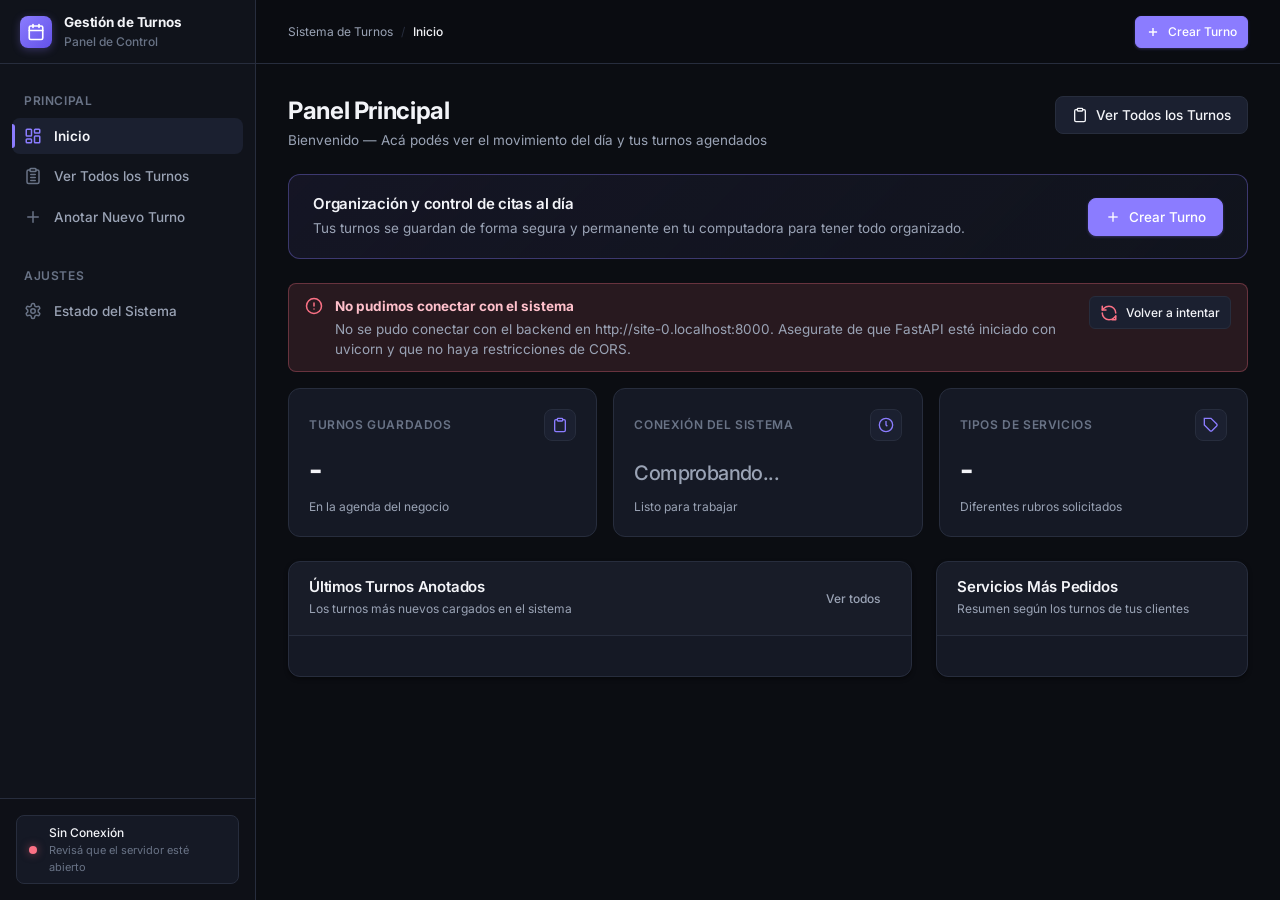
<file: frontend/index.html>
<!DOCTYPE html>
<html lang="es">
<head>
  <meta charset="UTF-8">
  <meta name="viewport" content="width=device-width, initial-scale=1.0">
  <title>Inicio — Sistema de Turnos</title>

  <!-- Estilos Dark Premium -->
  <link rel="stylesheet" href="css/tokens.css">
  <link rel="stylesheet" href="css/base.css">
  <link rel="stylesheet" href="css/layout.css">
  <link rel="stylesheet" href="css/components.css">
  <link rel="stylesheet" href="css/pages.css">
  <link rel="stylesheet" href="css/responsive.css">
</head>
<body>
  <div class="app-layout">
    <!-- Overlay móvil -->
    <div class="sidebar-overlay"></div>

    <!-- Barra lateral de navegación -->
    <aside class="app-sidebar">
      <div class="sidebar-header">
        <div class="brand-logo">
          <svg width="18" height="18" viewBox="0 0 24 24" fill="none" stroke="currentColor" stroke-width="2.2" stroke-linecap="round" stroke-linejoin="round">
            <rect width="18" height="18" x="3" y="4" rx="2" ry="2"></rect>
            <line x1="16" y1="2" x2="16" y2="6"></line>
            <line x1="8" y1="2" x2="8" y2="6"></line>
            <line x1="3" y1="10" x2="21" y2="10"></line>
          </svg>
        </div>
        <div class="brand-info">
          <span class="brand-title">Gestión de Turnos</span>
          <span class="brand-badge">Panel de Control</span>
        </div>
      </div>

      <nav class="sidebar-nav">
        <span class="nav-section-title">Principal</span>
        <a href="index.html" class="nav-link active" data-page="dashboard">
          <svg viewBox="0 0 24 24" fill="none" stroke="currentColor" stroke-width="2" stroke-linecap="round" stroke-linejoin="round">
            <rect width="7" height="9" x="3" y="3" rx="1"></rect>
            <rect width="7" height="5" x="14" y="3" rx="1"></rect>
            <rect width="7" height="9" x="14" y="12" rx="1"></rect>
            <rect width="7" height="5" x="3" y="16" rx="1"></rect>
          </svg>
          Inicio
        </a>
        <a href="pages/turnos.html" class="nav-link" data-page="turnos">
          <svg viewBox="0 0 24 24" fill="none" stroke="currentColor" stroke-width="2" stroke-linecap="round" stroke-linejoin="round">
            <path d="M16 4h2a2 2 0 0 1 2 2v14a2 2 0 0 1-2 2H6a2 2 0 0 1-2-2V6a2 2 0 0 1 2-2h2"></path>
            <rect x="8" y="2" width="8" height="4" rx="1" ry="1"></rect>
            <path d="M9 14h6"></path>
            <path d="M9 18h6"></path>
            <path d="M9 10h6"></path>
          </svg>
          Ver Todos los Turnos
        </a>
        <a href="pages/crear-turno.html" class="nav-link" data-page="crear">
          <svg viewBox="0 0 24 24" fill="none" stroke="currentColor" stroke-width="2" stroke-linecap="round" stroke-linejoin="round">
            <line x1="12" y1="5" x2="12" y2="19"></line>
            <line x1="5" y1="12" x2="19" y2="12"></line>
          </svg>
          Anotar Nuevo Turno
        </a>

        <span class="nav-section-title" style="margin-top: var(--space-4);">Ajustes</span>
        <a href="pages/configuracion.html" class="nav-link" data-page="configuracion">
          <svg viewBox="0 0 24 24" fill="none" stroke="currentColor" stroke-width="2" stroke-linecap="round" stroke-linejoin="round">
            <path d="M12.22 2h-.44a2 2 0 0 0-2 2v.18a2 2 0 0 1-1 1.73l-.43.25a2 2 0 0 1-2 0l-.15-.08a2 2 0 0 0-2.73.73l-.22.38a2 2 0 0 0 .73 2.73l.15.1a2 2 0 0 1 1 1.72v.51a2 2 0 0 1-1 1.74l-.15.09a2 2 0 0 0-.73 2.73l.22.38a2 2 0 0 0 2.73.73l.15-.08a2 2 0 0 1 2 0l.43.25a2 2 0 0 1 1 1.73V20a2 2 0 0 0 2 2h.44a2 2 0 0 0 2-2v-.18a2 2 0 0 1 1-1.73l.43-.25a2 2 0 0 1 2 0l.15.08a2 2 0 0 0 2.73-.73l.22-.39a2 2 0 0 0-.73-2.73l-.15-.08a2 2 0 0 1-1-1.74v-.5a2 2 0 0 1 1-1.74l.15-.09a2 2 0 0 0 .73-2.73l-.22-.38a2 2 0 0 0-2.73-.73l-.15.08a2 2 0 0 1-2 0l-.43-.25a2 2 0 0 1-1-1.73V4a2 2 0 0 0-2-2z"></path>
            <circle cx="12" cy="12" r="3"></circle>
          </svg>
          Estado del Sistema
        </a>
      </nav>

      <div class="sidebar-footer">
        <div class="backend-status-card">
          <div class="status-dot checking"></div>
          <div class="status-text">
            <span class="status-label">Comprobando...</span>
            <span class="status-sub">Conexión local</span>
          </div>
        </div>
      </div>
    </aside>

    <!-- Área principal -->
    <main class="app-main">
      <header class="app-header">
        <div class="header-left">
          <button class="mobile-menu-toggle" type="button" aria-label="Abrir menú">
            <svg width="20" height="20" viewBox="0 0 24 24" fill="none" stroke="currentColor" stroke-width="2">
              <line x1="3" y1="12" x2="21" y2="12"></line>
              <line x1="3" y1="6" x2="21" y2="6"></line>
              <line x1="3" y1="18" x2="21" y2="18"></line>
            </svg>
          </button>
          <div class="breadcrumbs">
            <span class="breadcrumb-item">Sistema de Turnos</span>
            <span class="breadcrumb-separator">/</span>
            <span class="breadcrumb-item active">Inicio</span>
          </div>
        </div>

        <div class="header-right">
          <a href="pages/crear-turno.html" class="btn btn-primary btn-sm">
            <svg width="14" height="14" viewBox="0 0 24 24" fill="none" stroke="currentColor" stroke-width="2.5">
              <line x1="12" y1="5" x2="12" y2="19"></line>
              <line x1="5" y1="12" x2="19" y2="12"></line>
            </svg>
            Crear Turno
          </a>
        </div>
      </header>

      <div class="content-container">
        <!-- Encabezado de página -->
        <div class="page-header">
          <div class="page-title-group">
            <h1>Panel Principal</h1>
            <p>Bienvenido — Acá podés ver el movimiento del día y tus turnos agendados</p>
          </div>
          <div class="page-actions">
            <a href="pages/turnos.html" class="btn btn-secondary">
              <svg width="16" height="16" viewBox="0 0 24 24" fill="none" stroke="currentColor" stroke-width="2">
                <path d="M16 4h2a2 2 0 0 1 2 2v14a2 2 0 0 1-2 2H6a2 2 0 0 1-2-2V6a2 2 0 0 1 2-2h2"></path>
                <rect x="8" y="2" width="8" height="4" rx="1" ry="1"></rect>
              </svg>
              Ver Todos los Turnos
            </a>
          </div>
        </div>

        <!-- Banner de bienvenida y acción rápida -->
        <div class="quick-action-banner">
          <div class="quick-action-info">
            <h3>Organización y control de citas al día</h3>
            <p>Tus turnos se guardan de forma segura y permanente en tu computadora para tener todo organizado.</p>
          </div>
          <div style="display: flex; gap: var(--space-2);">
            <a href="pages/crear-turno.html" class="btn btn-primary">
              <svg width="16" height="16" viewBox="0 0 24 24" fill="none" stroke="currentColor" stroke-width="2">
                <line x1="12" y1="5" x2="12" y2="19"></line>
                <line x1="5" y1="12" x2="19" y2="12"></line>
              </svg>
              Crear Turno
            </a>
          </div>
        </div>

        <!-- Contenedor de errores del dashboard -->
        <div id="dashboard-error-container"></div>

        <!-- Métricas principales -->
        <div class="stats-grid">
          <div class="stat-card">
            <div class="stat-card-header">
              <span class="stat-card-label">Turnos Guardados</span>
              <div class="stat-card-icon">
                <svg viewBox="0 0 24 24" fill="none" stroke="currentColor" stroke-width="2">
                  <path d="M16 4h2a2 2 0 0 1 2 2v14a2 2 0 0 1-2 2H6a2 2 0 0 1-2-2V6a2 2 0 0 1 2-2h2"></path>
                  <rect x="8" y="2" width="8" height="4" rx="1" ry="1"></rect>
                </svg>
              </div>
            </div>
            <div class="stat-card-value" id="stat-total-turnos">-</div>
            <div class="stat-card-sub">
              <span>En la agenda del negocio</span>
            </div>
          </div>

          <div class="stat-card">
            <div class="stat-card-header">
              <span class="stat-card-label">Conexión del Sistema</span>
              <div class="stat-card-icon">
                <svg viewBox="0 0 24 24" fill="none" stroke="currentColor" stroke-width="2">
                  <circle cx="12" cy="12" r="10"></circle>
                  <polyline points="12 6 12 12 14 14"></polyline>
                </svg>
              </div>
            </div>
            <div class="stat-card-value" id="stat-estado-backend">
              <span class="text-secondary font-medium" style="font-size: var(--text-xl);">Comprobando...</span>
            </div>
            <div class="stat-card-sub">
              <span>Listo para trabajar</span>
            </div>
          </div>

          <div class="stat-card">
            <div class="stat-card-header">
              <span class="stat-card-label">Tipos de Servicios</span>
              <div class="stat-card-icon">
                <svg viewBox="0 0 24 24" fill="none" stroke="currentColor" stroke-width="2">
                  <path d="M20.59 13.41l-7.17 7.17a2 2 0 0 1-2.83 0L2 12V2h10l8.59 8.59a2 2 0 0 1 0 2.82z"></path>
                  <line x1="7" y1="7" x2="7.01" y2="7"></line>
                </svg>
              </div>
            </div>
            <div class="stat-card-value" id="stat-servicios-activos">-</div>
            <div class="stat-card-sub">
              <span>Diferentes rubros solicitados</span>
            </div>
          </div>
        </div>

        <!-- Grilla de contenido del Dashboard -->
        <div class="dashboard-grid">
          <!-- Columna Izquierda: Últimos turnos registrados -->
          <div class="panel">
            <div class="panel-header">
              <div>
                <h2 class="panel-title">Últimos Turnos Anotados</h2>
                <span class="panel-subtitle">Los turnos más nuevos cargados en el sistema</span>
              </div>
              <a href="pages/turnos.html" class="btn btn-ghost btn-sm">Ver todos</a>
            </div>

            <div id="dashboard-table-wrapper" class="table-container">
              <table class="table">
                <thead>
                  <tr>
                    <th style="width: 85px;">Nº Turno</th>
                    <th>Cliente</th>
                    <th>Servicio</th>
                    <th>Día y Horario</th>
                    <th style="text-align: right;">Acciones</th>
                  </tr>
                </thead>
                <tbody id="dashboard-recent-turnos-body">
                  <!-- Inyectado dinámicamente con skeleton inicial -->
                </tbody>
              </table>
            </div>

            <!-- Contenedor de estado vacío -->
            <div id="dashboard-empty-container" style="display: none;"></div>
          </div>

          <!-- Columna Derecha: Servicios más pedidos -->
          <div class="panel">
            <div class="panel-header">
              <div>
                <h2 class="panel-title">Servicios Más Pedidos</h2>
                <span class="panel-subtitle">Resumen según los turnos de tus clientes</span>
              </div>
            </div>
            <div class="panel-body">
              <div id="dashboard-services-list" class="service-distribution-list">
                <!-- Inyectado dinámicamente -->
              </div>
            </div>
          </div>
        </div>
      </div>
    </main>
  </div>

  <script type="module" src="js/dashboard.js"></script>
</body>
</html>
</file>
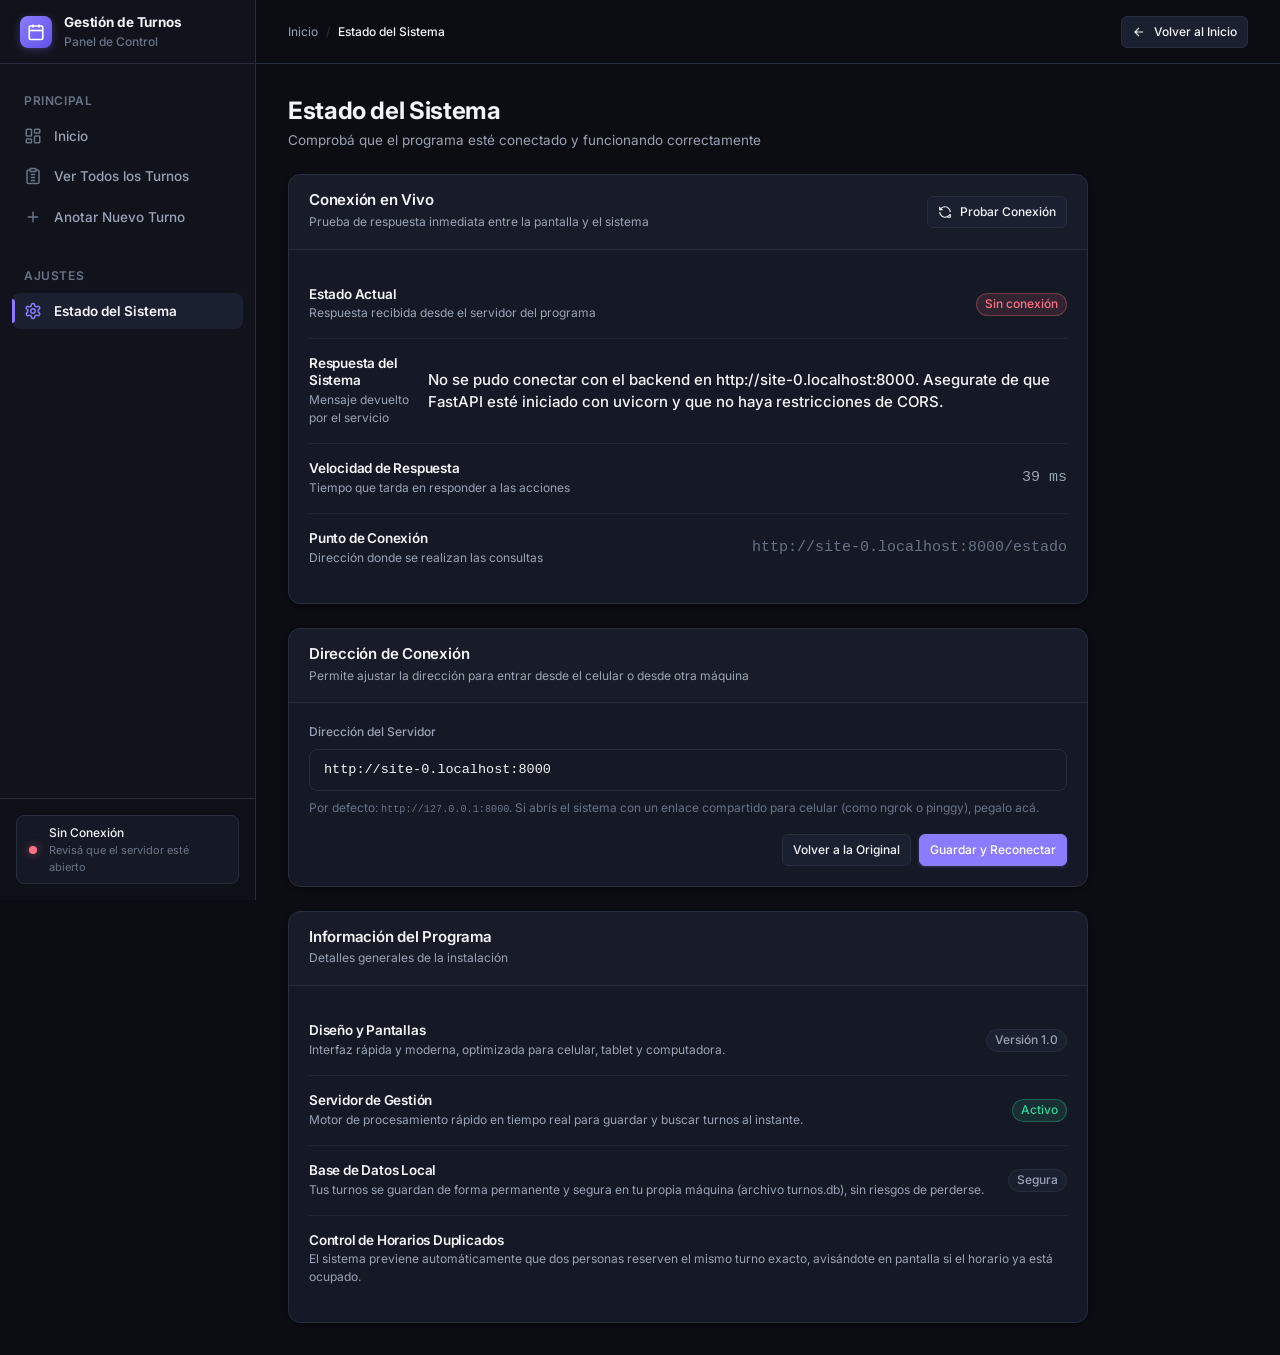
<file: frontend/pages/configuracion.html>
<!DOCTYPE html>
<html lang="es">
<head>
  <meta charset="UTF-8">
  <meta name="viewport" content="width=device-width, initial-scale=1.0">
  <title>Estado del Sistema — Sistema de Turnos</title>
  
  <link rel="stylesheet" href="../css/tokens.css">
  <link rel="stylesheet" href="../css/base.css">
  <link rel="stylesheet" href="../css/layout.css">
  <link rel="stylesheet" href="../css/components.css">
  <link rel="stylesheet" href="../css/pages.css">
  <link rel="stylesheet" href="../css/responsive.css">
</head>
<body>
  <div class="app-layout">
    <div class="sidebar-overlay"></div>

    <!-- Barra lateral de navegación -->
    <aside class="app-sidebar">
      <div class="sidebar-header">
        <div class="brand-logo">
          <svg width="18" height="18" viewBox="0 0 24 24" fill="none" stroke="currentColor" stroke-width="2.2">
            <rect width="18" height="18" x="3" y="4" rx="2" ry="2"></rect>
            <line x1="16" y1="2" x2="16" y2="6"></line>
            <line x1="8" y1="2" x2="8" y2="6"></line>
            <line x1="3" y1="10" x2="21" y2="10"></line>
          </svg>
        </div>
        <div class="brand-info">
          <span class="brand-title">Gestión de Turnos</span>
          <span class="brand-badge">Panel de Control</span>
        </div>
      </div>

      <nav class="sidebar-nav">
        <span class="nav-section-title">Principal</span>
        <a href="../index.html" class="nav-link" data-page="dashboard">
          <svg viewBox="0 0 24 24" fill="none" stroke="currentColor" stroke-width="2">
            <rect width="7" height="9" x="3" y="3" rx="1"></rect>
            <rect width="7" height="5" x="14" y="3" rx="1"></rect>
            <rect width="7" height="9" x="14" y="12" rx="1"></rect>
            <rect width="7" height="5" x="3" y="16" rx="1"></rect>
          </svg>
          Inicio
        </a>
        <a href="turnos.html" class="nav-link" data-page="turnos">
          <svg viewBox="0 0 24 24" fill="none" stroke="currentColor" stroke-width="2">
            <path d="M16 4h2a2 2 0 0 1 2 2v14a2 2 0 0 1-2 2H6a2 2 0 0 1-2-2V6a2 2 0 0 1 2-2h2"></path>
            <rect x="8" y="2" width="8" height="4" rx="1" ry="1"></rect>
            <path d="M9 14h6"></path>
            <path d="M9 18h6"></path>
            <path d="M9 10h6"></path>
          </svg>
          Ver Todos los Turnos
        </a>
        <a href="crear-turno.html" class="nav-link" data-page="crear">
          <svg viewBox="0 0 24 24" fill="none" stroke="currentColor" stroke-width="2">
            <line x1="12" y1="5" x2="12" y2="19"></line>
            <line x1="5" y1="12" x2="19" y2="12"></line>
          </svg>
          Anotar Nuevo Turno
        </a>

        <span class="nav-section-title" style="margin-top: var(--space-4);">Ajustes</span>
        <a href="configuracion.html" class="nav-link active" data-page="configuracion">
          <svg viewBox="0 0 24 24" fill="none" stroke="currentColor" stroke-width="2">
            <path d="M12.22 2h-.44a2 2 0 0 0-2 2v.18a2 2 0 0 1-1 1.73l-.43.25a2 2 0 0 1-2 0l-.15-.08a2 2 0 0 0-2.73.73l-.22.38a2 2 0 0 0 .73 2.73l.15.1a2 2 0 0 1 1 1.72v.51a2 2 0 0 1-1 1.74l-.15.09a2 2 0 0 0-.73 2.73l.22.38a2 2 0 0 0 2.73.73l.15-.08a2 2 0 0 1 2 0l.43.25a2 2 0 0 1 1 1.73V20a2 2 0 0 0 2 2h.44a2 2 0 0 0 2-2v-.18a2 2 0 0 1 1-1.73l.43-.25a2 2 0 0 1 2 0l.15.08a2 2 0 0 0 2.73-.73l.22-.39a2 2 0 0 0-.73-2.73l-.15-.08a2 2 0 0 1-1-1.74v-.5a2 2 0 0 1 1-1.74l.15-.09a2 2 0 0 0 .73-2.73l-.22-.38a2 2 0 0 0-2.73-.73l-.15.08a2 2 0 0 1-2 0l-.43-.25a2 2 0 0 1-1-1.73V4a2 2 0 0 0-2-2z"></path>
            <circle cx="12" cy="12" r="3"></circle>
          </svg>
          Estado del Sistema
        </a>
      </nav>

      <div class="sidebar-footer">
        <div class="backend-status-card">
          <div class="status-dot checking"></div>
          <div class="status-text">
            <span class="status-label">Comprobando...</span>
            <span class="status-sub">Conexión local</span>
          </div>
        </div>
      </div>
    </aside>

    <main class="app-main">
      <header class="app-header">
        <div class="header-left">
          <button class="mobile-menu-toggle" type="button" aria-label="Abrir menú">
            <svg width="20" height="20" viewBox="0 0 24 24" fill="none" stroke="currentColor" stroke-width="2">
              <line x1="3" y1="12" x2="21" y2="12"></line>
              <line x1="3" y1="6" x2="21" y2="6"></line>
              <line x1="3" y1="18" x2="21" y2="18"></line>
            </svg>
          </button>
          <div class="breadcrumbs">
            <a href="../index.html" class="breadcrumb-item">Inicio</a>
            <span class="breadcrumb-separator">/</span>
            <span class="breadcrumb-item active">Estado del Sistema</span>
          </div>
        </div>

        <div class="header-right">
          <a href="../index.html" class="btn btn-secondary btn-sm">
            <svg width="14" height="14" viewBox="0 0 24 24" fill="none" stroke="currentColor" stroke-width="2">
              <path d="M19 12H5M12 19l-7-7 7-7"/>
            </svg>
            Volver al Inicio
          </a>
        </div>
      </header>

      <div class="content-container">
        <div class="page-header">
          <div class="page-title-group">
            <h1>Estado del Sistema</h1>
            <p>Comprobá que el programa esté conectado y funcionando correctamente</p>
          </div>
        </div>

        <div class="config-grid">
          <!-- Panel 1: Diagnóstico de Conexión en Vivo -->
          <div class="panel">
            <div class="panel-header">
              <div>
                <h2 class="panel-title">Conexión en Vivo</h2>
                <span class="panel-subtitle">Prueba de respuesta inmediata entre la pantalla y el sistema</span>
              </div>
              <button type="button" id="btn-probar-ping" class="btn btn-secondary btn-sm">
                <span class="btn-spinner"></span>
                <svg width="14" height="14" viewBox="0 0 24 24" fill="none" stroke="currentColor" stroke-width="2">
                  <path d="M21 12a9 9 0 0 0-9-9 9.75 9.75 0 0 0-6.74 2.74L3 8"></path>
                  <path d="M3 3v5h5"></path>
                  <path d="M3 12a9 9 0 0 0 9 9 9.75 9.75 0 0 0 6.74-2.74L21 16"></path>
                  <path d="M16 21h5v-5"></path>
                </svg>
                <span class="btn-text">Probar Conexión</span>
              </button>
            </div>

            <div class="panel-body">
              <div class="config-item">
                <div class="config-info">
                  <h4>Estado Actual</h4>
                  <p>Respuesta recibida desde el servidor del programa</p>
                </div>
                <div id="diag-ping-pill">
                  <span class="badge badge-warning">Comprobando...</span>
                </div>
              </div>

              <div class="config-item">
                <div class="config-info">
                  <h4>Respuesta del Sistema</h4>
                  <p>Mensaje devuelto por el servicio</p>
                </div>
                <div id="diag-ping-mensaje" class="font-medium text-main text-sm">
                  -
                </div>
              </div>

              <div class="config-item">
                <div class="config-info">
                  <h4>Velocidad de Respuesta</h4>
                  <p>Tiempo que tarda en responder a las acciones</p>
                </div>
                <div id="diag-ping-latencia" class="font-mono text-sm text-secondary">
                  -
                </div>
              </div>

              <div class="config-item">
                <div class="config-info">
                  <h4>Punto de Conexión</h4>
                  <p>Dirección donde se realizan las consultas</p>
                </div>
                <div id="diag-ping-url" class="font-mono text-xs text-muted">
                  -
                </div>
              </div>
            </div>
          </div>

          <!-- Panel 2: Configuración de la Dirección del Servidor -->
          <div class="panel">
            <div class="panel-header">
              <div>
                <h2 class="panel-title">Dirección de Conexión</h2>
                <span class="panel-subtitle">Permite ajustar la dirección para entrar desde el celular o desde otra máquina</span>
              </div>
            </div>
            <div class="panel-body">
              <div class="form-group" style="margin-bottom: var(--space-4);">
                <label for="input-api-url" class="form-label">Dirección del Servidor</label>
                <input type="text" id="input-api-url" class="form-control font-mono" 
                       placeholder="http://127.0.0.1:8000">
                <span class="form-hint">
                  Por defecto: <code>http://127.0.0.1:8000</code>. Si abrís el sistema con un enlace compartido para celular (como ngrok o pinggy), pegalo acá.
                </span>
              </div>

              <div style="display: flex; gap: var(--space-2); justify-content: flex-end;">
                <button type="button" id="btn-restablecer-url" class="btn btn-secondary btn-sm">
                  Volver a la Original
                </button>
                <button type="button" id="btn-guardar-url" class="btn btn-primary btn-sm">
                  Guardar y Reconectar
                </button>
              </div>
            </div>
          </div>

          <!-- Panel 3: Características del Sistema -->
          <div class="panel">
            <div class="panel-header">
              <div>
                <h2 class="panel-title">Información del Programa</h2>
                <span class="panel-subtitle">Detalles generales de la instalación</span>
              </div>
            </div>
            <div class="panel-body">
              <div class="config-item">
                <div class="config-info">
                  <h4>Diseño y Pantallas</h4>
                  <p>Interfaz rápida y moderna, optimizada para celular, tablet y computadora.</p>
                </div>
                <span class="badge badge-neutral">Versión 1.0</span>
              </div>

              <div class="config-item">
                <div class="config-info">
                  <h4>Servidor de Gestión</h4>
                  <p>Motor de procesamiento rápido en tiempo real para guardar y buscar turnos al instante.</p>
                </div>
                <span class="badge badge-success">Activo</span>
              </div>

              <div class="config-item">
                <div class="config-info">
                  <h4>Base de Datos Local</h4>
                  <p>Tus turnos se guardan de forma permanente y segura en tu propia máquina (archivo turnos.db), sin riesgos de perderse.</p>
                </div>
                <span class="badge badge-neutral">Segura</span>
              </div>

              <div class="config-item">
                <div class="config-info">
                  <h4>Control de Horarios Duplicados</h4>
                  <p>
                    El sistema previene automáticamente que dos personas reserven el mismo turno exacto, avisándote en pantalla si el horario ya está ocupado.
                  </p>
                </div>
              </div>
            </div>
          </div>
        </div>
      </div>
    </main>
  </div>

  <script type="module" src="../js/configuracion.js"></script>
</body>
</html>
</file>
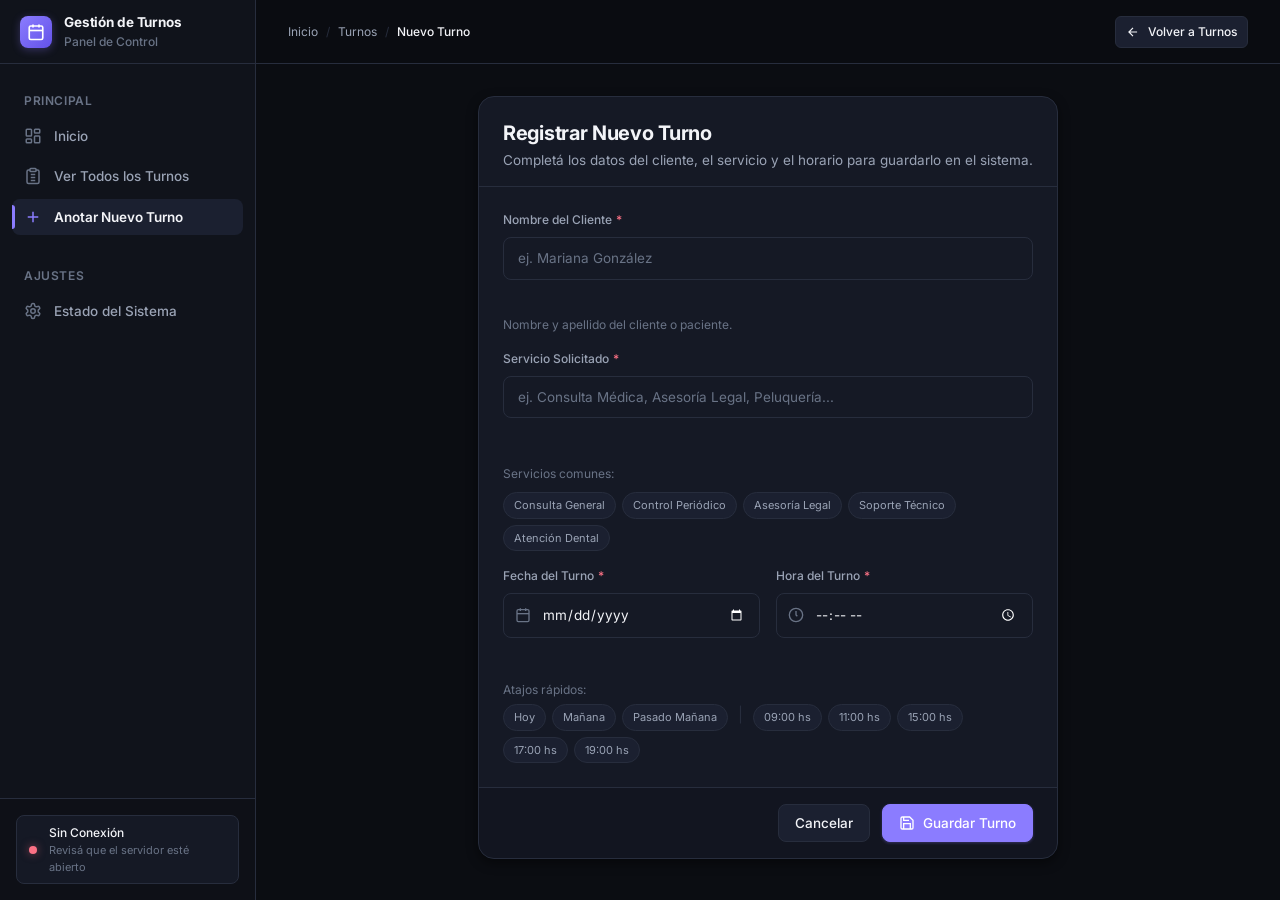
<file: frontend/pages/crear-turno.html>
<!DOCTYPE html>
<html lang="es">
<head>
  <meta charset="UTF-8">
  <meta name="viewport" content="width=device-width, initial-scale=1.0">
  <title>Nuevo Turno — Sistema de Turnos</title>
  
  <link rel="stylesheet" href="../css/tokens.css">
  <link rel="stylesheet" href="../css/base.css">
  <link rel="stylesheet" href="../css/layout.css">
  <link rel="stylesheet" href="../css/components.css">
  <link rel="stylesheet" href="../css/pages.css">
  <link rel="stylesheet" href="../css/responsive.css">
</head>
<body>
  <div class="app-layout">
    <div class="sidebar-overlay"></div>

    <!-- Sidebar persistente -->
    <aside class="app-sidebar">
      <div class="sidebar-header">
        <div class="brand-logo">
          <svg width="18" height="18" viewBox="0 0 24 24" fill="none" stroke="currentColor" stroke-width="2.2">
            <rect width="18" height="18" x="3" y="4" rx="2" ry="2"></rect>
            <line x1="16" y1="2" x2="16" y2="6"></line>
            <line x1="8" y1="2" x2="8" y2="6"></line>
            <line x1="3" y1="10" x2="21" y2="10"></line>
          </svg>
        </div>
        <div class="brand-info">
          <span class="brand-title">Gestión de Turnos</span>
          <span class="brand-badge">Panel de Control</span>
        </div>
      </div>

      <nav class="sidebar-nav">
        <span class="nav-section-title">Principal</span>
        <a href="../index.html" class="nav-link" data-page="dashboard">
          <svg viewBox="0 0 24 24" fill="none" stroke="currentColor" stroke-width="2">
            <rect width="7" height="9" x="3" y="3" rx="1"></rect>
            <rect width="7" height="5" x="14" y="3" rx="1"></rect>
            <rect width="7" height="9" x="14" y="12" rx="1"></rect>
            <rect width="7" height="5" x="3" y="16" rx="1"></rect>
          </svg>
          Inicio
        </a>
        <a href="turnos.html" class="nav-link" data-page="turnos">
          <svg viewBox="0 0 24 24" fill="none" stroke="currentColor" stroke-width="2">
            <path d="M16 4h2a2 2 0 0 1 2 2v14a2 2 0 0 1-2 2H6a2 2 0 0 1-2-2V6a2 2 0 0 1 2-2h2"></path>
            <rect x="8" y="2" width="8" height="4" rx="1" ry="1"></rect>
            <path d="M9 14h6"></path>
            <path d="M9 18h6"></path>
            <path d="M9 10h6"></path>
          </svg>
          Ver Todos los Turnos
        </a>
        <a href="crear-turno.html" class="nav-link active" data-page="crear">
          <svg viewBox="0 0 24 24" fill="none" stroke="currentColor" stroke-width="2">
            <line x1="12" y1="5" x2="12" y2="19"></line>
            <line x1="5" y1="12" x2="19" y2="12"></line>
          </svg>
          Anotar Nuevo Turno
        </a>

        <span class="nav-section-title" style="margin-top: var(--space-4);">Ajustes</span>
        <a href="configuracion.html" class="nav-link" data-page="configuracion">
          <svg viewBox="0 0 24 24" fill="none" stroke="currentColor" stroke-width="2">
            <path d="M12.22 2h-.44a2 2 0 0 0-2 2v.18a2 2 0 0 1-1 1.73l-.43.25a2 2 0 0 1-2 0l-.15-.08a2 2 0 0 0-2.73.73l-.22.38a2 2 0 0 0 .73 2.73l.15.1a2 2 0 0 1 1 1.72v.51a2 2 0 0 1-1 1.74l-.15.09a2 2 0 0 0-.73 2.73l.22.38a2 2 0 0 0 2.73.73l.15-.08a2 2 0 0 1 2 0l.43.25a2 2 0 0 1 1 1.73V20a2 2 0 0 0 2 2h.44a2 2 0 0 0 2-2v-.18a2 2 0 0 1 1-1.73l.43-.25a2 2 0 0 1 2 0l.15.08a2 2 0 0 0 2.73-.73l.22-.39a2 2 0 0 0-.73-2.73l-.15-.08a2 2 0 0 1-1-1.74v-.5a2 2 0 0 1 1-1.74l.15-.09a2 2 0 0 0 .73-2.73l-.22-.38a2 2 0 0 0-2.73-.73l-.15.08a2 2 0 0 1-2 0l-.43-.25a2 2 0 0 1-1-1.73V4a2 2 0 0 0-2-2z"></path>
            <circle cx="12" cy="12" r="3"></circle>
          </svg>
          Estado del Sistema
        </a>
      </nav>

      <div class="sidebar-footer">
        <div class="backend-status-card">
          <div class="status-dot checking"></div>
          <div class="status-text">
            <span class="status-label">Comprobando...</span>
            <span class="status-sub">Conexión local</span>
          </div>
        </div>
      </div>
    </aside>

    <main class="app-main">
      <header class="app-header">
        <div class="header-left">
          <button class="mobile-menu-toggle" type="button" aria-label="Abrir menú">
            <svg width="20" height="20" viewBox="0 0 24 24" fill="none" stroke="currentColor" stroke-width="2">
              <line x1="3" y1="12" x2="21" y2="12"></line>
              <line x1="3" y1="6" x2="21" y2="6"></line>
              <line x1="3" y1="18" x2="21" y2="18"></line>
            </svg>
          </button>
          <div class="breadcrumbs">
            <a href="../index.html" class="breadcrumb-item">Inicio</a>
            <span class="breadcrumb-separator">/</span>
            <a href="turnos.html" class="breadcrumb-item">Turnos</a>
            <span class="breadcrumb-separator">/</span>
            <span class="breadcrumb-item active">Nuevo Turno</span>
          </div>
        </div>

        <div class="header-right">
          <a href="turnos.html" class="btn btn-secondary btn-sm">
            <svg width="14" height="14" viewBox="0 0 24 24" fill="none" stroke="currentColor" stroke-width="2">
              <path d="M19 12H5M12 19l-7-7 7-7"/>
            </svg>
            Volver a Turnos
          </a>
        </div>
      </header>

      <div class="content-container">
        <div class="form-layout-centered">
          <!-- Contenedor para mensajes y alertas de error -->
          <div id="form-alert-container"></div>

          <!-- Tarjeta del Formulario -->
          <div class="form-card">
            <div class="form-card-header">
              <h2>Registrar Nuevo Turno</h2>
              <p>Completá los datos del cliente, el servicio y el horario para guardarlo en el sistema.</p>
            </div>

            <!-- Formulario interactivo -->
            <form id="form-crear-turno" novalidate>
              <div class="form-card-body">
                <!-- Campo: Nombre del Cliente -->
                <div class="form-group">
                  <label for="input-nombre" class="form-label">
                    Nombre del Cliente <span class="form-label-required">*</span>
                  </label>
                  <input type="text" id="input-nombre" name="nombre_cliente" class="form-control" 
                         placeholder="ej. Mariana González" autocomplete="off" required>
                  <div id="feedback-nombre" class="form-feedback"></div>
                  <span class="form-hint">Nombre y apellido del cliente o paciente.</span>
                </div>

                <!-- Campo: Servicio -->
                <div class="form-group" style="margin-top: var(--space-4);">
                  <label for="input-servicio" class="form-label">
                    Servicio Solicitado <span class="form-label-required">*</span>
                  </label>
                  <input type="text" id="input-servicio" name="servicio" class="form-control" 
                         placeholder="ej. Consulta Médica, Asesoría Legal, Peluquería..." autocomplete="off" required>
                  <div id="feedback-servicio" class="form-feedback"></div>
                  
                  <div style="margin-top: var(--space-2);">
                    <span class="form-hint">Servicios comunes:</span>
                    <div class="service-suggestions">
                      <button type="button" class="suggestion-chip" data-value="Consulta General">Consulta General</button>
                      <button type="button" class="suggestion-chip" data-value="Control Periódico">Control Periódico</button>
                      <button type="button" class="suggestion-chip" data-value="Asesoría Legal">Asesoría Legal</button>
                      <button type="button" class="suggestion-chip" data-value="Soporte Técnico">Soporte Técnico</button>
                      <button type="button" class="suggestion-chip" data-value="Atención Dental">Atención Dental</button>
                    </div>
                  </div>
                </div>

                <!-- Campos Separados: Fecha y Hora -->
                <div class="form-row" style="margin-top: var(--space-4);">
                  <div class="form-group" style="margin-bottom: 0;">
                    <label for="input-fecha" class="form-label">
                      Fecha del Turno <span class="form-label-required">*</span>
                    </label>
                    <div class="input-with-icon">
                      <svg class="input-icon" viewBox="0 0 24 24" fill="none" stroke="currentColor" stroke-width="2">
                        <rect width="18" height="18" x="3" y="4" rx="2" ry="2"></rect>
                        <line x1="16" y1="2" x2="16" y2="6"></line>
                        <line x1="8" y1="2" x2="8" y2="6"></line>
                        <line x1="3" y1="10" x2="21" y2="10"></line>
                      </svg>
                      <input type="date" id="input-fecha" name="fecha" class="form-control" 
                             min="2024-01-01" max="2035-12-31" required>
                    </div>
                    <div id="feedback-fecha" class="form-feedback"></div>
                  </div>

                  <div class="form-group" style="margin-bottom: 0;">
                    <label for="input-hora" class="form-label">
                      Hora del Turno <span class="form-label-required">*</span>
                    </label>
                    <div class="input-with-icon">
                      <svg class="input-icon" viewBox="0 0 24 24" fill="none" stroke="currentColor" stroke-width="2">
                        <circle cx="12" cy="12" r="10"></circle>
                        <polyline points="12 6 12 12 14 14"></polyline>
                      </svg>
                      <input type="time" id="input-hora" name="hora" class="form-control" required>
                    </div>
                    <div id="feedback-hora" class="form-feedback"></div>
                  </div>
                </div>

                <!-- Atajos rápidos criollos de fecha y horario -->
                <div style="margin-top: var(--space-3);">
                  <span class="form-hint">Atajos rápidos:</span>
                  <div class="service-suggestions" id="time-suggestions" style="margin-top: var(--space-1);">
                    <button type="button" class="suggestion-chip date-shortcut" data-day="hoy">Hoy</button>
                    <button type="button" class="suggestion-chip date-shortcut" data-day="manana">Mañana</button>
                    <button type="button" class="suggestion-chip date-shortcut" data-day="pasado">Pasado Mañana</button>
                    <span style="color: var(--border); margin: 0 4px;">|</span>
                    <button type="button" class="suggestion-chip time-shortcut" data-time="09:00">09:00 hs</button>
                    <button type="button" class="suggestion-chip time-shortcut" data-time="11:00">11:00 hs</button>
                    <button type="button" class="suggestion-chip time-shortcut" data-time="15:00">15:00 hs</button>
                    <button type="button" class="suggestion-chip time-shortcut" data-time="17:00">17:00 hs</button>
                    <button type="button" class="suggestion-chip time-shortcut" data-time="19:00">19:00 hs</button>
                  </div>
                </div>
              </div>

              <div class="form-card-footer">
                <a href="turnos.html" class="btn btn-secondary">Cancelar</a>
                <button type="submit" id="btn-submit-crear" class="btn btn-primary">
                  <span class="btn-spinner"></span>
                  <svg class="btn-icon-svg" width="16" height="16" viewBox="0 0 24 24" fill="none" stroke="currentColor" stroke-width="2">
                    <path d="M19 21H5a2 2 0 0 1-2-2V5a2 2 0 0 1 2-2h11l5 5v11a2 2 0 0 1-2 2z"></path>
                    <polyline points="17 21 17 13 7 13 7 21"></polyline>
                    <polyline points="7 3 7 8 15 8"></polyline>
                  </svg>
                  <span class="btn-text">Guardar Turno</span>
                </button>
              </div>
            </form>

            <!-- Panel de confirmación de éxito con botón directo e inequívoco -->
            <div id="create-success-panel" style="display: none; padding: var(--space-6) var(--space-4); text-align: center;">
              <div style="width: 56px; height: 56px; border-radius: var(--radius-full); background-color: var(--success-bg); border: 1px solid var(--success-border); color: var(--success); display: flex; align-items: center; justify-content: center; margin: 0 auto var(--space-3);">
                <svg width="28" height="28" viewBox="0 0 24 24" fill="none" stroke="currentColor" stroke-width="2.5">
                  <path d="M22 11.08V12a10 10 0 1 1-5.93-9.14"></path>
                  <polyline points="22 4 12 14.01 9 11.01"></polyline>
                </svg>
              </div>

              <h2 style="font-size: var(--text-xl); font-weight: var(--weight-bold); margin-bottom: var(--space-1); color: var(--text-main);">
                ¡Turno Guardado con Éxito!
              </h2>
              <p style="color: var(--text-secondary); font-size: var(--text-sm); margin-bottom: var(--space-5);">
                El turno ya quedó agendado y guardado en el sistema.
              </p>

              <!-- Resumen del turno creado -->
              <div style="background-color: var(--bg-elevated); border: 1px solid var(--border); border-radius: var(--radius-lg); padding: var(--space-4); text-align: left; max-width: 400px; margin: 0 auto var(--space-5);">
                <div style="display: flex; justify-content: space-between; align-items: center; margin-bottom: var(--space-2);">
                  <span style="font-size: var(--text-xs); color: var(--text-muted); text-transform: uppercase;">Número de Turno:</span>
                  <span id="success-turno-id" class="badge badge-primary font-mono">#000</span>
                </div>
                <div style="display: flex; justify-content: space-between; align-items: center; margin-bottom: var(--space-2);">
                  <span style="font-size: var(--text-xs); color: var(--text-muted); text-transform: uppercase;">Cliente:</span>
                  <span id="success-turno-nombre" class="font-medium text-main">-</span>
                </div>
                <div style="display: flex; justify-content: space-between; align-items: center; margin-bottom: var(--space-2);">
                  <span style="font-size: var(--text-xs); color: var(--text-muted); text-transform: uppercase;">Servicio:</span>
                  <span id="success-turno-servicio" class="badge badge-neutral">-</span>
                </div>
                <div style="display: flex; justify-content: space-between; align-items: center;">
                  <span style="font-size: var(--text-xs); color: var(--text-muted); text-transform: uppercase;">Día y Horario:</span>
                  <span id="success-turno-fecha-hora" class="badge badge-primary font-mono">-</span>
                </div>
              </div>

              <!-- Botones de acción claros y destacados para celular y PC -->
              <div class="success-actions-group" style="max-width: 400px; margin: 0 auto; display: flex; flex-direction: column; gap: var(--space-2);">
                <button type="button" id="btn-crear-otro" class="btn btn-primary btn-lg" style="width: 100%; font-size: var(--text-base); font-weight: var(--weight-bold); justify-content: center;">
                  <svg width="18" height="18" viewBox="0 0 24 24" fill="none" stroke="currentColor" stroke-width="2.5">
                    <line x1="12" y1="5" x2="12" y2="19"></line>
                    <line x1="5" y1="12" x2="19" y2="12"></line>
                  </svg>
                  + Crear otro turno ahora
                </button>
                <div style="display: grid; grid-template-columns: 1fr 1fr; gap: var(--space-2); margin-top: var(--space-1);">
                  <a id="btn-success-ver-detalle" href="#" class="btn btn-secondary" style="justify-content: center;">
                    <svg width="15" height="15" viewBox="0 0 24 24" fill="none" stroke="currentColor" stroke-width="2">
                      <path d="M2 12s3-7 10-7 10 7 10 7-3 7-10 7-10-7-10-7Z"></path>
                      <circle cx="12" cy="12" r="3"></circle>
                    </svg>
                    Ver este turno
                  </a>
                  <a href="turnos.html" class="btn btn-secondary" style="justify-content: center;">
                    Ver todos los turnos
                  </a>
                </div>
              </div>
            </div>
          </div>
        </div>
      </div>
    </main>
  </div>

  <script type="module" src="../js/crear-turno.js"></script>
</body>
</html>
</file>
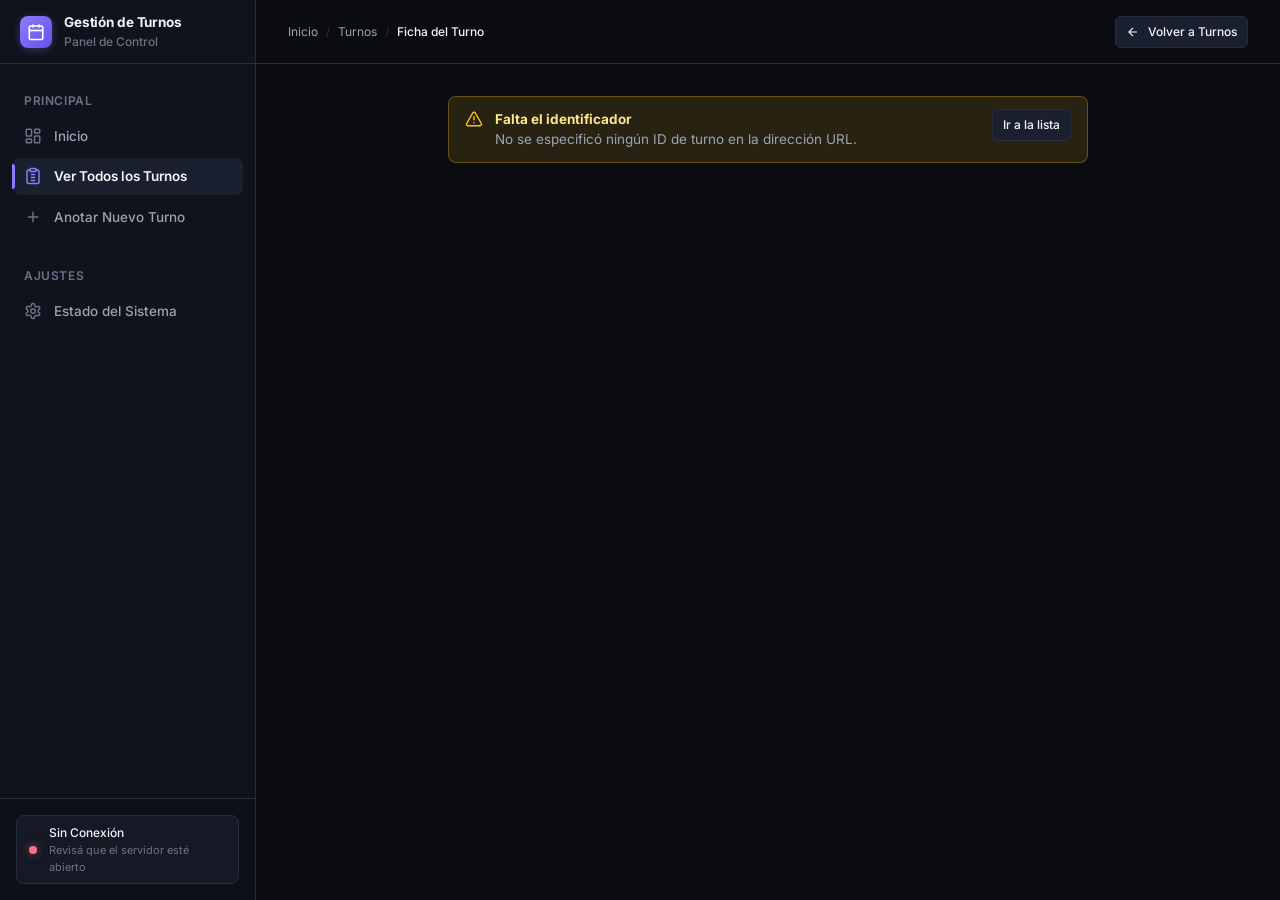
<file: frontend/pages/detalle-turno.html>
<!DOCTYPE html>
<html lang="es">
<head>
  <meta charset="UTF-8">
  <meta name="viewport" content="width=device-width, initial-scale=1.0">
  <title>Ficha del Turno — Sistema de Turnos</title>
  
  <link rel="stylesheet" href="../css/tokens.css">
  <link rel="stylesheet" href="../css/base.css">
  <link rel="stylesheet" href="../css/layout.css">
  <link rel="stylesheet" href="../css/components.css">
  <link rel="stylesheet" href="../css/pages.css">
  <link rel="stylesheet" href="../css/responsive.css">
</head>
<body>
  <div class="app-layout">
    <div class="sidebar-overlay"></div>

    <!-- Barra lateral de navegación -->
    <aside class="app-sidebar">
      <div class="sidebar-header">
        <div class="brand-logo">
          <svg width="18" height="18" viewBox="0 0 24 24" fill="none" stroke="currentColor" stroke-width="2.2">
            <rect width="18" height="18" x="3" y="4" rx="2" ry="2"></rect>
            <line x1="16" y1="2" x2="16" y2="6"></line>
            <line x1="8" y1="2" x2="8" y2="6"></line>
            <line x1="3" y1="10" x2="21" y2="10"></line>
          </svg>
        </div>
        <div class="brand-info">
          <span class="brand-title">Gestión de Turnos</span>
          <span class="brand-badge">Panel de Control</span>
        </div>
      </div>

      <nav class="sidebar-nav">
        <span class="nav-section-title">Principal</span>
        <a href="../index.html" class="nav-link" data-page="dashboard">
          <svg viewBox="0 0 24 24" fill="none" stroke="currentColor" stroke-width="2">
            <rect width="7" height="9" x="3" y="3" rx="1"></rect>
            <rect width="7" height="5" x="14" y="3" rx="1"></rect>
            <rect width="7" height="9" x="14" y="12" rx="1"></rect>
            <rect width="7" height="5" x="3" y="16" rx="1"></rect>
          </svg>
          Inicio
        </a>
        <a href="turnos.html" class="nav-link active" data-page="turnos">
          <svg viewBox="0 0 24 24" fill="none" stroke="currentColor" stroke-width="2">
            <path d="M16 4h2a2 2 0 0 1 2 2v14a2 2 0 0 1-2 2H6a2 2 0 0 1-2-2V6a2 2 0 0 1 2-2h2"></path>
            <rect x="8" y="2" width="8" height="4" rx="1" ry="1"></rect>
            <path d="M9 14h6"></path>
            <path d="M9 18h6"></path>
            <path d="M9 10h6"></path>
          </svg>
          Ver Todos los Turnos
        </a>
        <a href="crear-turno.html" class="nav-link" data-page="crear">
          <svg viewBox="0 0 24 24" fill="none" stroke="currentColor" stroke-width="2">
            <line x1="12" y1="5" x2="12" y2="19"></line>
            <line x1="5" y1="12" x2="19" y2="12"></line>
          </svg>
          Anotar Nuevo Turno
        </a>

        <span class="nav-section-title" style="margin-top: var(--space-4);">Ajustes</span>
        <a href="configuracion.html" class="nav-link" data-page="configuracion">
          <svg viewBox="0 0 24 24" fill="none" stroke="currentColor" stroke-width="2">
            <path d="M12.22 2h-.44a2 2 0 0 0-2 2v.18a2 2 0 0 1-1 1.73l-.43.25a2 2 0 0 1-2 0l-.15-.08a2 2 0 0 0-2.73.73l-.22.38a2 2 0 0 0 .73 2.73l.15.1a2 2 0 0 1 1 1.72v.51a2 2 0 0 1-1 1.74l-.15.09a2 2 0 0 0-.73 2.73l.22.38a2 2 0 0 0 2.73.73l.15-.08a2 2 0 0 1 2 0l.43.25a2 2 0 0 1 1 1.73V20a2 2 0 0 0 2 2h.44a2 2 0 0 0 2-2v-.18a2 2 0 0 1 1-1.73l.43-.25a2 2 0 0 1 2 0l.15.08a2 2 0 0 0 2.73-.73l.22-.39a2 2 0 0 0-.73-2.73l-.15-.08a2 2 0 0 1-1-1.74v-.5a2 2 0 0 1 1-1.74l.15-.09a2 2 0 0 0 .73-2.73l-.22-.38a2 2 0 0 0-2.73-.73l-.15.08a2 2 0 0 1-2 0l-.43-.25a2 2 0 0 1-1-1.73V4a2 2 0 0 0-2-2z"></path>
            <circle cx="12" cy="12" r="3"></circle>
          </svg>
          Estado del Sistema
        </a>
      </nav>

      <div class="sidebar-footer">
        <div class="backend-status-card">
          <div class="status-dot checking"></div>
          <div class="status-text">
            <span class="status-label">Comprobando...</span>
            <span class="status-sub">Conexión local</span>
          </div>
        </div>
      </div>
    </aside>

    <main class="app-main">
      <header class="app-header">
        <div class="header-left">
          <button class="mobile-menu-toggle" type="button" aria-label="Abrir menú">
            <svg width="20" height="20" viewBox="0 0 24 24" fill="none" stroke="currentColor" stroke-width="2">
              <line x1="3" y1="12" x2="21" y2="12"></line>
              <line x1="3" y1="6" x2="21" y2="6"></line>
              <line x1="3" y1="18" x2="21" y2="18"></line>
            </svg>
          </button>
          <div class="breadcrumbs">
            <a href="../index.html" class="breadcrumb-item">Inicio</a>
            <span class="breadcrumb-separator">/</span>
            <a href="turnos.html" class="breadcrumb-item">Turnos</a>
            <span class="breadcrumb-separator">/</span>
            <span class="breadcrumb-item active">Ficha del Turno</span>
          </div>
        </div>

        <div class="header-right">
          <a href="turnos.html" class="btn btn-secondary btn-sm">
            <svg width="14" height="14" viewBox="0 0 24 24" fill="none" stroke="currentColor" stroke-width="2">
              <path d="M19 12H5M12 19l-7-7 7-7"/>
            </svg>
            Volver a Turnos
          </a>
        </div>
      </header>

      <div class="content-container">
        <div class="detail-layout-centered">
          <!-- Contenedor para errores de conexión o 404 -->
          <div id="detail-error-container"></div>

          <!-- Tarjeta de Detalle -->
          <div id="detail-card-container" class="detail-card" style="display: none;">
            <div class="detail-header">
              <div>
                <span style="font-size: var(--text-xs); color: var(--text-muted); text-transform: uppercase; letter-spacing: 0.05em; font-weight: var(--weight-semibold);">Reserva confirmada</span>
                <h1 style="font-size: var(--text-xl); margin-top: 2px;">Ficha del Turno</h1>
              </div>
              <span id="detail-id-pill" class="detail-id-pill">#000</span>
            </div>

            <div class="detail-body">
              <!-- Campo: Cliente -->
              <div class="detail-field">
                <span class="detail-field-label">Cliente / Paciente</span>
                <div class="detail-field-value">
                  <div id="detail-avatar" class="customer-avatar" style="width: 32px; height: 32px; font-size: 13px;">--</div>
                  <span id="detail-nombre">-</span>
                </div>
              </div>

              <!-- Campo: Servicio -->
              <div class="detail-field">
                <span class="detail-field-label">Servicio Solicitado</span>
                <div class="detail-field-value">
                  <span id="detail-servicio" class="badge badge-primary" style="font-size: var(--text-sm); padding: 4px 12px;">-</span>
                </div>
              </div>

              <!-- Campo: Fecha y Hora -->
              <div class="detail-field">
                <span class="detail-field-label">Día y Horario Programado</span>
                <div class="detail-field-value">
                  <span id="detail-fecha-hora" class="badge badge-neutral font-mono" style="font-size: var(--text-base); padding: 6px 14px; display: inline-flex; align-items: center; gap: 8px;">
                    <svg width="16" height="16" viewBox="0 0 24 24" fill="none" stroke="currentColor" stroke-width="2">
                      <rect width="18" height="18" x="3" y="4" rx="2" ry="2"></rect>
                      <line x1="16" y1="2" x2="16" y2="6"></line>
                      <line x1="8" y1="2" x2="8" y2="6"></line>
                      <line x1="3" y1="10" x2="21" y2="10"></line>
                    </svg>
                    <span id="detail-fecha-hora-texto">-</span>
                  </span>
                </div>
              </div>

              <!-- Confirmación de horario -->
              <div class="detail-extensibility-note" style="border-color: rgba(52, 211, 153, 0.3); background-color: rgba(52, 211, 153, 0.05);">
                <svg viewBox="0 0 24 24" fill="none" stroke="currentColor" stroke-width="2" style="color: var(--success);">
                  <path d="M22 11.08V12a10 10 0 1 1-5.93-9.14"></path>
                  <polyline points="22 4 12 14.01 9 11.01"></polyline>
                </svg>
                <div>
                  <strong style="color: var(--text-main);">Horario confirmado en agenda</strong>
                  <p style="margin-top: 2px;">
                    Este turno está guardado y asegurado en la agenda sin superposiciones con otro cliente.
                  </p>
                </div>
              </div>
            </div>

            <div class="detail-footer">
              <a href="turnos.html" class="btn btn-secondary">
                <svg width="16" height="16" viewBox="0 0 24 24" fill="none" stroke="currentColor" stroke-width="2">
                  <path d="M19 12H5M12 19l-7-7 7-7"/>
                </svg>
                Volver a la Lista
              </a>

              <div style="display: flex; gap: var(--space-2); flex-wrap: wrap;">
                <button type="button" id="btn-detail-eliminar" class="btn btn-danger">
                  <svg width="16" height="16" viewBox="0 0 24 24" fill="none" stroke="currentColor" stroke-width="2">
                    <polyline points="3 6 5 6 21 6"></polyline>
                    <path d="M19 6v14a2 2 0 0 1-2 2H7a2 2 0 0 1-2-2V6m3 0V4a2 2 0 0 1 2-2h4a2 2 0 0 1 2 2v2"></path>
                  </svg>
                  Borrar Turno
                </button>
                <a id="btn-detail-editar" href="#" class="btn btn-primary">
                  <svg width="16" height="16" viewBox="0 0 24 24" fill="none" stroke="currentColor" stroke-width="2">
                    <path d="M11 4H4a2 2 0 0 0-2 2v14a2 2 0 0 0 2 2h14a2 2 0 0 0 2-2v-7"></path>
                    <path d="M18.5 2.5a2.121 2.121 0 0 1 3 3L12 15l-4 1 1-4 9.5-9.5z"></path>
                  </svg>
                  Modificar Turno
                </a>
              </div>
            </div>
          </div>
        </div>
      </div>
    </main>
  </div>

  <script type="module" src="../js/detalle-turno.js"></script>
</body>
</html>
</file>
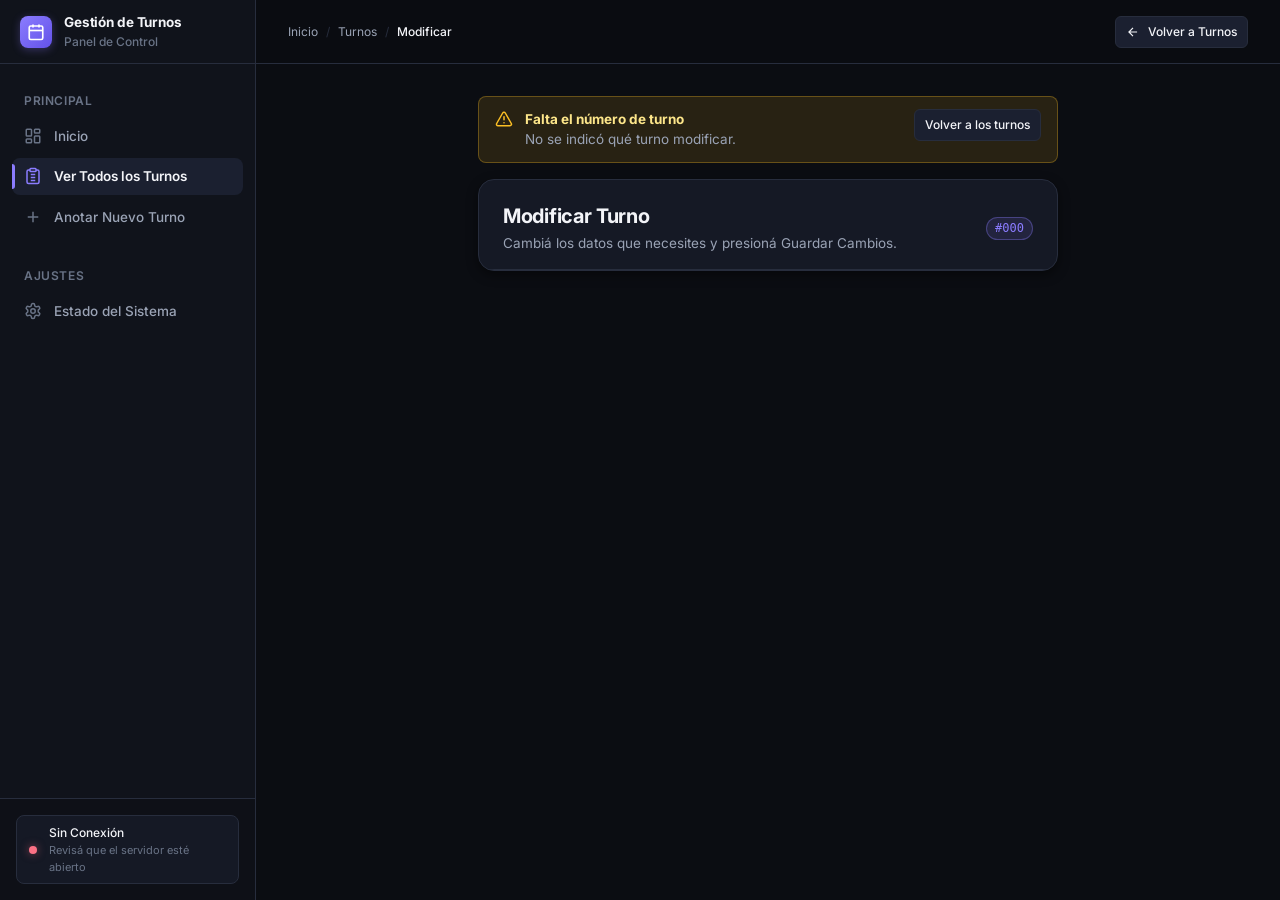
<file: frontend/pages/editar-turno.html>
<!DOCTYPE html>
<html lang="es">
<head>
  <meta charset="UTF-8">
  <meta name="viewport" content="width=device-width, initial-scale=1.0">
  <title>Modificar Turno — Sistema de Turnos</title>
  
  <link rel="stylesheet" href="../css/tokens.css">
  <link rel="stylesheet" href="../css/base.css">
  <link rel="stylesheet" href="../css/layout.css">
  <link rel="stylesheet" href="../css/components.css">
  <link rel="stylesheet" href="../css/pages.css">
  <link rel="stylesheet" href="../css/responsive.css">
</head>
<body>
  <div class="app-layout">
    <div class="sidebar-overlay"></div>

    <!-- Barra lateral de navegación -->
    <aside class="app-sidebar">
      <div class="sidebar-header">
        <div class="brand-logo">
          <svg width="18" height="18" viewBox="0 0 24 24" fill="none" stroke="currentColor" stroke-width="2.2">
            <rect width="18" height="18" x="3" y="4" rx="2" ry="2"></rect>
            <line x1="16" y1="2" x2="16" y2="6"></line>
            <line x1="8" y1="2" x2="8" y2="6"></line>
            <line x1="3" y1="10" x2="21" y2="10"></line>
          </svg>
        </div>
        <div class="brand-info">
          <span class="brand-title">Gestión de Turnos</span>
          <span class="brand-badge">Panel de Control</span>
        </div>
      </div>

      <nav class="sidebar-nav">
        <span class="nav-section-title">Principal</span>
        <a href="../index.html" class="nav-link" data-page="dashboard">
          <svg viewBox="0 0 24 24" fill="none" stroke="currentColor" stroke-width="2">
            <rect width="7" height="9" x="3" y="3" rx="1"></rect>
            <rect width="7" height="5" x="14" y="3" rx="1"></rect>
            <rect width="7" height="9" x="14" y="12" rx="1"></rect>
            <rect width="7" height="5" x="3" y="16" rx="1"></rect>
          </svg>
          Inicio
        </a>
        <a href="turnos.html" class="nav-link active" data-page="turnos">
          <svg viewBox="0 0 24 24" fill="none" stroke="currentColor" stroke-width="2">
            <path d="M16 4h2a2 2 0 0 1 2 2v14a2 2 0 0 1-2 2H6a2 2 0 0 1-2-2V6a2 2 0 0 1 2-2h2"></path>
            <rect x="8" y="2" width="8" height="4" rx="1" ry="1"></rect>
            <path d="M9 14h6"></path>
            <path d="M9 18h6"></path>
            <path d="M9 10h6"></path>
          </svg>
          Ver Todos los Turnos
        </a>
        <a href="crear-turno.html" class="nav-link" data-page="crear">
          <svg viewBox="0 0 24 24" fill="none" stroke="currentColor" stroke-width="2">
            <line x1="12" y1="5" x2="12" y2="19"></line>
            <line x1="5" y1="12" x2="19" y2="12"></line>
          </svg>
          Anotar Nuevo Turno
        </a>

        <span class="nav-section-title" style="margin-top: var(--space-4);">Ajustes</span>
        <a href="configuracion.html" class="nav-link" data-page="configuracion">
          <svg viewBox="0 0 24 24" fill="none" stroke="currentColor" stroke-width="2">
            <path d="M12.22 2h-.44a2 2 0 0 0-2 2v.18a2 2 0 0 1-1 1.73l-.43.25a2 2 0 0 1-2 0l-.15-.08a2 2 0 0 0-2.73.73l-.22.38a2 2 0 0 0 .73 2.73l.15.1a2 2 0 0 1 1 1.72v.51a2 2 0 0 1-1 1.74l-.15.09a2 2 0 0 0-.73 2.73l.22.38a2 2 0 0 0 2.73.73l.15-.08a2 2 0 0 1 2 0l.43.25a2 2 0 0 1 1 1.73V20a2 2 0 0 0 2 2h.44a2 2 0 0 0 2-2v-.18a2 2 0 0 1 1-1.73l.43-.25a2 2 0 0 1 2 0l.15.08a2 2 0 0 0 2.73-.73l.22-.39a2 2 0 0 0-.73-2.73l-.15-.08a2 2 0 0 1-1-1.74v-.5a2 2 0 0 1 1-1.74l.15-.09a2 2 0 0 0 .73-2.73l-.22-.38a2 2 0 0 0-2.73-.73l-.15.08a2 2 0 0 1-2 0l-.43-.25a2 2 0 0 1-1-1.73V4a2 2 0 0 0-2-2z"></path>
            <circle cx="12" cy="12" r="3"></circle>
          </svg>
          Estado del Sistema
        </a>
      </nav>

      <div class="sidebar-footer">
        <div class="backend-status-card">
          <div class="status-dot checking"></div>
          <div class="status-text">
            <span class="status-label">Comprobando...</span>
            <span class="status-sub">Conexión local</span>
          </div>
        </div>
      </div>
    </aside>

    <main class="app-main">
      <header class="app-header">
        <div class="header-left">
          <button class="mobile-menu-toggle" type="button" aria-label="Abrir menú">
            <svg width="20" height="20" viewBox="0 0 24 24" fill="none" stroke="currentColor" stroke-width="2">
              <line x1="3" y1="12" x2="21" y2="12"></line>
              <line x1="3" y1="6" x2="21" y2="6"></line>
              <line x1="3" y1="18" x2="21" y2="18"></line>
            </svg>
          </button>
          <div class="breadcrumbs">
            <a href="../index.html" class="breadcrumb-item">Inicio</a>
            <span class="breadcrumb-separator">/</span>
            <a href="turnos.html" class="breadcrumb-item">Turnos</a>
            <span class="breadcrumb-separator">/</span>
            <span class="breadcrumb-item active">Modificar</span>
          </div>
        </div>

        <div class="header-right">
          <a href="turnos.html" class="btn btn-secondary btn-sm">
            <svg width="14" height="14" viewBox="0 0 24 24" fill="none" stroke="currentColor" stroke-width="2">
              <path d="M19 12H5M12 19l-7-7 7-7"/>
            </svg>
            Volver a Turnos
          </a>
        </div>
      </header>

      <div class="content-container">
        <div class="form-layout-centered">
          <!-- Contenedor para mensajes y alertas de error -->
          <div id="edit-alert-container"></div>

          <!-- Tarjeta del Formulario de Edición -->
          <div class="form-card">
            <div class="form-card-header" style="display: flex; justify-content: space-between; align-items: center;">
              <div>
                <h2 id="edit-card-title">Modificar Turno</h2>
                <p>Cambiá los datos que necesites y presioná Guardar Cambios.</p>
              </div>
              <span id="edit-id-badge" class="badge badge-primary font-mono">#000</span>
            </div>

            <form id="form-editar-turno" novalidate>
              <div class="form-card-body">
                <!-- Campo: Nombre del Cliente -->
                <div class="form-group">
                  <label for="input-edit-nombre" class="form-label">
                    Nombre del Cliente <span class="form-label-required">*</span>
                  </label>
                  <input type="text" id="input-edit-nombre" name="nombre_cliente" class="form-control" 
                         placeholder="Cargando..." autocomplete="off" required>
                  <div id="feedback-edit-nombre" class="form-feedback"></div>
                </div>

                <!-- Campo: Servicio -->
                <div class="form-group" style="margin-top: var(--space-4);">
                  <label for="input-edit-servicio" class="form-label">
                    Servicio Solicitado <span class="form-label-required">*</span>
                  </label>
                  <input type="text" id="input-edit-servicio" name="servicio" class="form-control" 
                         placeholder="Cargando..." autocomplete="off" required>
                  <div id="feedback-edit-servicio" class="form-feedback"></div>
                </div>

                <!-- Campos Separados: Fecha y Hora -->
                <div class="form-row" style="margin-top: var(--space-4);">
                  <div class="form-group" style="margin-bottom: 0;">
                    <label for="input-edit-fecha" class="form-label">
                      Fecha del Turno <span class="form-label-required">*</span>
                    </label>
                    <div class="input-with-icon">
                      <svg class="input-icon" viewBox="0 0 24 24" fill="none" stroke="currentColor" stroke-width="2">
                        <rect width="18" height="18" x="3" y="4" rx="2" ry="2"></rect>
                        <line x1="16" y1="2" x2="16" y2="6"></line>
                        <line x1="8" y1="2" x2="8" y2="6"></line>
                        <line x1="3" y1="10" x2="21" y2="10"></line>
                      </svg>
                      <input type="date" id="input-edit-fecha" name="fecha" class="form-control" 
                             min="2024-01-01" max="2035-12-31" required>
                    </div>
                    <div id="feedback-edit-fecha" class="form-feedback"></div>
                  </div>

                  <div class="form-group" style="margin-bottom: 0;">
                    <label for="input-edit-hora" class="form-label">
                      Hora del Turno <span class="form-label-required">*</span>
                    </label>
                    <div class="input-with-icon">
                      <svg class="input-icon" viewBox="0 0 24 24" fill="none" stroke="currentColor" stroke-width="2">
                        <circle cx="12" cy="12" r="10"></circle>
                        <polyline points="12 6 12 12 14 14"></polyline>
                      </svg>
                      <input type="time" id="input-edit-hora" name="hora" class="form-control" required>
                    </div>
                    <div id="feedback-edit-hora" class="form-feedback"></div>
                  </div>
                </div>
              </div>

              <div class="form-card-footer">
                <a id="btn-volver-detalle" href="turnos.html" class="btn btn-secondary">Cancelar</a>
                <button type="submit" id="btn-submit-editar" class="btn btn-primary">
                  <span class="btn-spinner"></span>
                  <svg class="btn-icon-svg" width="16" height="16" viewBox="0 0 24 24" fill="none" stroke="currentColor" stroke-width="2">
                    <path d="M19 21H5a2 2 0 0 1-2-2V5a2 2 0 0 1 2-2h11l5 5v11a2 2 0 0 1-2 2z"></path>
                    <polyline points="17 21 17 13 7 13 7 21"></polyline>
                    <polyline points="7 3 7 8 15 8"></polyline>
                  </svg>
                  <span class="btn-text">Guardar Cambios</span>
                </button>
              </div>
            </form>
          </div>
        </div>
      </div>
    </main>
  </div>

  <script type="module" src="../js/editar-turno.js"></script>
</body>
</html>
</file>
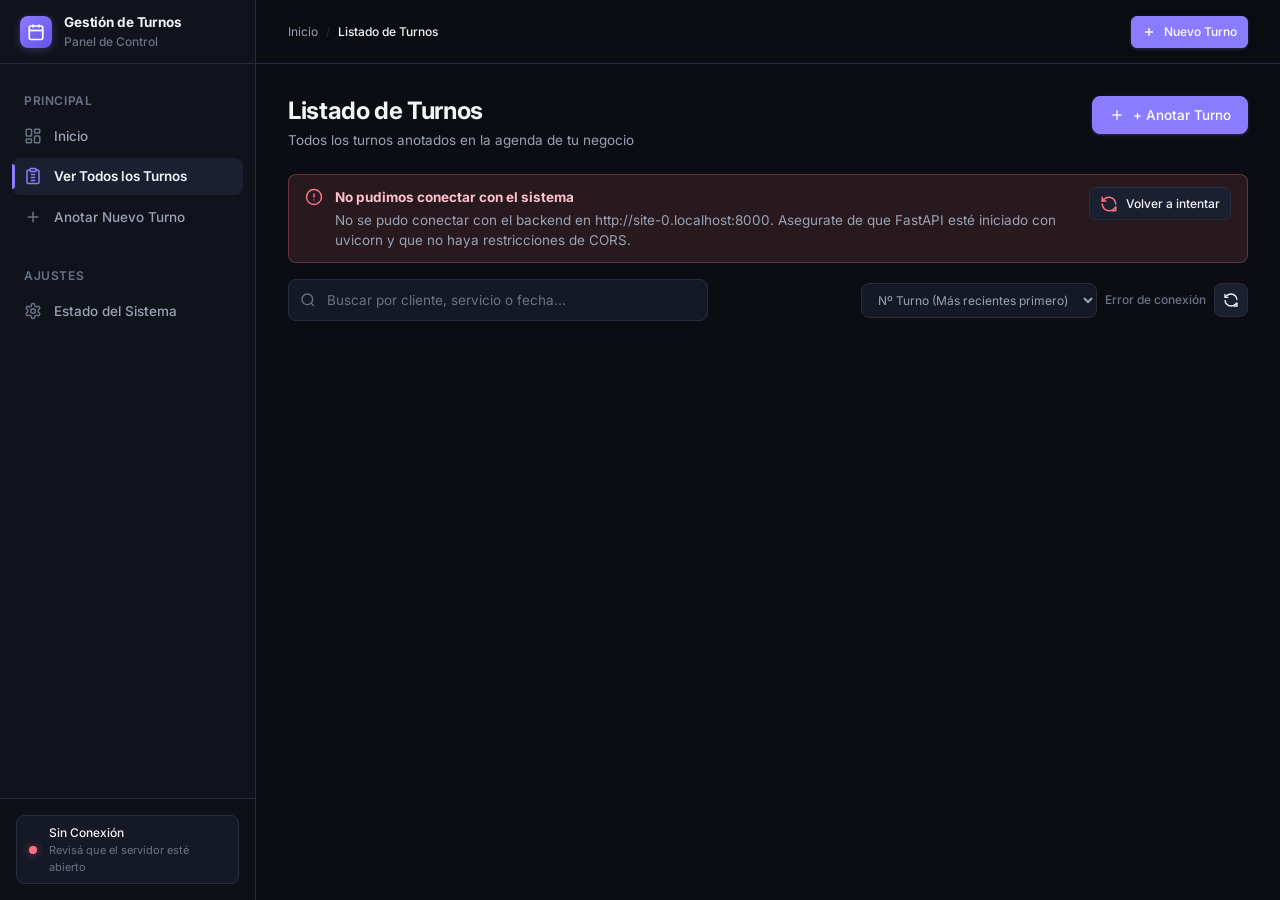
<file: frontend/pages/turnos.html>
<!DOCTYPE html>
<html lang="es">
<head>
  <meta charset="UTF-8">
  <meta name="viewport" content="width=device-width, initial-scale=1.0">
  <title>Listado de Turnos — Sistema de Turnos</title>
  
  <link rel="stylesheet" href="../css/tokens.css">
  <link rel="stylesheet" href="../css/base.css">
  <link rel="stylesheet" href="../css/layout.css">
  <link rel="stylesheet" href="../css/components.css">
  <link rel="stylesheet" href="../css/pages.css">
  <link rel="stylesheet" href="../css/responsive.css">
</head>
<body>
  <div class="app-layout">
    <div class="sidebar-overlay"></div>

    <!-- Barra lateral de navegación -->
    <aside class="app-sidebar">
      <div class="sidebar-header">
        <div class="brand-logo">
          <svg width="18" height="18" viewBox="0 0 24 24" fill="none" stroke="currentColor" stroke-width="2.2">
            <rect width="18" height="18" x="3" y="4" rx="2" ry="2"></rect>
            <line x1="16" y1="2" x2="16" y2="6"></line>
            <line x1="8" y1="2" x2="8" y2="6"></line>
            <line x1="3" y1="10" x2="21" y2="10"></line>
          </svg>
        </div>
        <div class="brand-info">
          <span class="brand-title">Gestión de Turnos</span>
          <span class="brand-badge">Panel de Control</span>
        </div>
      </div>

      <nav class="sidebar-nav">
        <span class="nav-section-title">Principal</span>
        <a href="../index.html" class="nav-link" data-page="dashboard">
          <svg viewBox="0 0 24 24" fill="none" stroke="currentColor" stroke-width="2">
            <rect width="7" height="9" x="3" y="3" rx="1"></rect>
            <rect width="7" height="5" x="14" y="3" rx="1"></rect>
            <rect width="7" height="9" x="14" y="12" rx="1"></rect>
            <rect width="7" height="5" x="3" y="16" rx="1"></rect>
          </svg>
          Inicio
        </a>
        <a href="turnos.html" class="nav-link active" data-page="turnos">
          <svg viewBox="0 0 24 24" fill="none" stroke="currentColor" stroke-width="2">
            <path d="M16 4h2a2 2 0 0 1 2 2v14a2 2 0 0 1-2 2H6a2 2 0 0 1-2-2V6a2 2 0 0 1 2-2h2"></path>
            <rect x="8" y="2" width="8" height="4" rx="1" ry="1"></rect>
            <path d="M9 14h6"></path>
            <path d="M9 18h6"></path>
            <path d="M9 10h6"></path>
          </svg>
          Ver Todos los Turnos
        </a>
        <a href="crear-turno.html" class="nav-link" data-page="crear">
          <svg viewBox="0 0 24 24" fill="none" stroke="currentColor" stroke-width="2">
            <line x1="12" y1="5" x2="12" y2="19"></line>
            <line x1="5" y1="12" x2="19" y2="12"></line>
          </svg>
          Anotar Nuevo Turno
        </a>

        <span class="nav-section-title" style="margin-top: var(--space-4);">Ajustes</span>
        <a href="configuracion.html" class="nav-link" data-page="configuracion">
          <svg viewBox="0 0 24 24" fill="none" stroke="currentColor" stroke-width="2">
            <path d="M12.22 2h-.44a2 2 0 0 0-2 2v.18a2 2 0 0 1-1 1.73l-.43.25a2 2 0 0 1-2 0l-.15-.08a2 2 0 0 0-2.73.73l-.22.38a2 2 0 0 0 .73 2.73l.15.1a2 2 0 0 1 1 1.72v.51a2 2 0 0 1-1 1.74l-.15.09a2 2 0 0 0-.73 2.73l.22.38a2 2 0 0 0 2.73.73l.15-.08a2 2 0 0 1 2 0l.43.25a2 2 0 0 1 1 1.73V20a2 2 0 0 0 2 2h.44a2 2 0 0 0 2-2v-.18a2 2 0 0 1 1-1.73l.43-.25a2 2 0 0 1 2 0l.15.08a2 2 0 0 0 2.73-.73l.22-.39a2 2 0 0 0-.73-2.73l-.15-.08a2 2 0 0 1-1-1.74v-.5a2 2 0 0 1 1-1.74l.15-.09a2 2 0 0 0 .73-2.73l-.22-.38a2 2 0 0 0-2.73-.73l-.15.08a2 2 0 0 1-2 0l-.43-.25a2 2 0 0 1-1-1.73V4a2 2 0 0 0-2-2z"></path>
            <circle cx="12" cy="12" r="3"></circle>
          </svg>
          Estado del Sistema
        </a>
      </nav>

      <div class="sidebar-footer">
        <div class="backend-status-card">
          <div class="status-dot checking"></div>
          <div class="status-text">
            <span class="status-label">Comprobando...</span>
            <span class="status-sub">Conexión local</span>
          </div>
        </div>
      </div>
    </aside>

    <main class="app-main">
      <header class="app-header">
        <div class="header-left">
          <button class="mobile-menu-toggle" type="button" aria-label="Abrir menú">
            <svg width="20" height="20" viewBox="0 0 24 24" fill="none" stroke="currentColor" stroke-width="2">
              <line x1="3" y1="12" x2="21" y2="12"></line>
              <line x1="3" y1="6" x2="21" y2="6"></line>
              <line x1="3" y1="18" x2="21" y2="18"></line>
            </svg>
          </button>
          <div class="breadcrumbs">
            <a href="../index.html" class="breadcrumb-item">Inicio</a>
            <span class="breadcrumb-separator">/</span>
            <span class="breadcrumb-item active">Listado de Turnos</span>
          </div>
        </div>

        <div class="header-right">
          <a href="crear-turno.html" class="btn btn-primary btn-sm">
            <svg width="14" height="14" viewBox="0 0 24 24" fill="none" stroke="currentColor" stroke-width="2.5">
              <line x1="12" y1="5" x2="12" y2="19"></line>
              <line x1="5" y1="12" x2="19" y2="12"></line>
            </svg>
            Nuevo Turno
          </a>
        </div>
      </header>

      <div class="content-container">
        <!-- Encabezado de la página -->
        <div class="page-header">
          <div class="page-title-group">
            <h1>Listado de Turnos</h1>
            <p>Todos los turnos anotados en la agenda de tu negocio</p>
          </div>
          <div class="page-actions">
            <a href="crear-turno.html" class="btn btn-primary">
              <svg width="16" height="16" viewBox="0 0 24 24" fill="none" stroke="currentColor" stroke-width="2">
                <line x1="12" y1="5" x2="12" y2="19"></line>
                <line x1="5" y1="12" x2="19" y2="12"></line>
              </svg>
              + Anotar Turno
            </a>
          </div>
        </div>

        <!-- Contenedor para errores de conexión -->
        <div id="turnos-error-container"></div>

        <!-- Barra de herramientas: Búsqueda, Orden y Acciones -->
        <div class="table-toolbar">
          <div class="toolbar-search">
            <div class="input-with-icon">
              <svg class="input-icon" viewBox="0 0 24 24" fill="none" stroke="currentColor" stroke-width="2">
                <circle cx="11" cy="11" r="8"></circle>
                <line x1="21" y1="21" x2="16.65" y2="16.65"></line>
              </svg>
              <input type="text" id="search-input" class="form-control" placeholder="Buscar por cliente, servicio o fecha...">
              <button type="button" id="clear-search-btn" class="input-clear-btn" aria-label="Limpiar búsqueda">
                <svg width="14" height="14" viewBox="0 0 24 24" fill="none" stroke="currentColor" stroke-width="2">
                  <line x1="18" y1="6" x2="6" y2="18"></line>
                  <line x1="6" y1="6" x2="18" y2="18"></line>
                </svg>
              </button>
            </div>
          </div>

          <div class="toolbar-actions">
            <label for="sort-select" class="sr-only">Ordenar turnos por</label>
            <select id="sort-select" class="sort-select" aria-label="Ordenar resultados">
              <option value="id-desc">Nº Turno (Más recientes primero)</option>
              <option value="id-asc">Nº Turno (Primeros creados)</option>
              <option value="fecha-asc">Fecha (Más próximos primero)</option>
              <option value="fecha-desc">Fecha (Más lejanos primero)</option>
              <option value="nombre-asc">Cliente (A - Z)</option>
              <option value="nombre-desc">Cliente (Z - A)</option>
            </select>

            <span id="results-count" class="results-count-badge">Cargando...</span>

            <button type="button" id="btn-refresh-turnos" class="btn btn-secondary btn-icon" title="Actualizar lista">
              <svg width="16" height="16" viewBox="0 0 24 24" fill="none" stroke="currentColor" stroke-width="2">
                <path d="M21 12a9 9 0 0 0-9-9 9.75 9.75 0 0 0-6.74 2.74L3 8"></path>
                <path d="M3 3v5h5"></path>
                <path d="M3 12a9 9 0 0 0 9 9 9.75 9.75 0 0 0 6.74-2.74L21 16"></path>
                <path d="M16 21h5v-5"></path>
              </svg>
            </button>
          </div>
        </div>

        <!-- Tabla de datos con scroll táctil suave en móviles -->
        <div id="turnos-table-wrapper" class="table-wrapper">
          <div class="table-container">
            <table class="table">
              <thead>
                <tr>
                  <th style="width: 85px;">Nº Turno</th>
                  <th>Cliente</th>
                  <th>Servicio Solicitado</th>
                  <th>Día y Horario</th>
                  <th style="text-align: right; width: 220px;">Acciones</th>
                </tr>
              </thead>
              <tbody id="turnos-table-body">
                <!-- Se inyecta dinámicamente con skeleton -->
              </tbody>
            </table>
          </div>
        </div>

        <!-- Contenedor para estados vacíos -->
        <div id="turnos-empty-container" style="display: none;"></div>
      </div>
    </main>
  </div>

  <script type="module" src="../js/turnos.js"></script>
</body>
</html>
</file>
<file: frontend/css/tokens.css>
/**
 * DESIGN TOKENS - DARK PREMIUM PALETTE
 * Inspirado en la calidad visual de Linear, Vercel y Stripe
 */

:root {
  /* Paleta cromática principal */
  --bg-main: #0B0D12;
  --bg-sidebar: #10131B;
  --bg-panel: #151925;
  --bg-elevated: #1B2030;
  --bg-hover: #22283A;
  --bg-active: #272E42;

  /* Bordes */
  --border: #272D3D;
  --border-subtle: rgba(255, 255, 255, 0.05);
  --border-focus: #8B7CFF;

  /* Colores primarios */
  --primary: #8B7CFF;
  --primary-hover: #A397FF;
  --primary-active: #7A69FA;
  --primary-muted: rgba(139, 124, 255, 0.12);
  --primary-border: rgba(139, 124, 255, 0.35);

  /* Jerarquía de texto */
  --text-main: #F3F4F8;
  --text-secondary: #9AA3B5;
  --text-muted: #697386;
  --text-inverse: #0B0D12;

  /* Colores semánticos / Feedback */
  --success: #34D399;
  --success-bg: rgba(52, 211, 153, 0.12);
  --success-border: rgba(52, 211, 153, 0.3);

  --warning: #FBBF24;
  --warning-bg: rgba(251, 191, 36, 0.12);
  --warning-border: rgba(251, 191, 36, 0.3);

  --error: #FB7185;
  --error-bg: rgba(251, 113, 133, 0.12);
  --error-border: rgba(251, 113, 133, 0.3);

  --info: #60A5FA;
  --info-bg: rgba(96, 165, 250, 0.12);
  --info-border: rgba(96, 165, 250, 0.3);

  /* Tipografía */
  --font-family: 'Inter', -apple-system, BlinkMacSystemFont, 'Segoe UI', Roboto, Helvetica, Arial, sans-serif;
  --font-mono: 'JetBrains Mono', 'Fira Code', Menlo, Monaco, Consolas, monospace;

  --text-xs: 0.75rem;    /* 12px */
  --text-sm: 0.84375rem; /* 13.5px */
  --text-base: 0.9375rem;/* 15px */
  --text-lg: 1.0625rem;  /* 17px */
  --text-xl: 1.25rem;    /* 20px */
  --text-2xl: 1.5rem;    /* 24px */
  --text-3xl: 1.875rem;  /* 30px */

  --weight-regular: 400;
  --weight-medium: 500;
  --weight-semibold: 600;
  --weight-bold: 700;

  /* Espaciado */
  --space-0-5: 2px;
  --space-1: 4px;
  --space-1-5: 6px;
  --space-2: 8px;
  --space-3: 12px;
  --space-4: 16px;
  --space-5: 20px;
  --space-6: 24px;
  --space-8: 32px;
  --space-10: 40px;
  --space-12: 48px;

  /* Radios de borde */
  --radius-xs: 4px;
  --radius-sm: 6px;
  --radius-md: 8px;
  --radius-lg: 12px;
  --radius-xl: 16px;
  --radius-full: 9999px;

  /* Sombras sutiles y elegantes (evitando glow exagerado) */
  --shadow-xs: 0 1px 2px rgba(0, 0, 0, 0.35);
  --shadow-sm: 0 2px 4px rgba(0, 0, 0, 0.4);
  --shadow-md: 0 4px 12px rgba(0, 0, 0, 0.45);
  --shadow-lg: 0 12px 28px rgba(0, 0, 0, 0.55);
  --shadow-focus: 0 0 0 3px rgba(139, 124, 255, 0.25);
  --shadow-focus-danger: 0 0 0 3px rgba(251, 113, 133, 0.25);

  /* Transiciones */
  --transition-fast: 150ms cubic-bezier(0.4, 0, 0.2, 1);
  --transition-normal: 200ms cubic-bezier(0.4, 0, 0.2, 1);
  --transition-slow: 300ms cubic-bezier(0.4, 0, 0.2, 1);

  /* Layout */
  --sidebar-width: 256px;
  --header-height: 64px;
  --max-content-width: 1200px;
  --z-sidebar: 40;
  --z-header: 30;
  --z-modal-backdrop: 50;
  --z-modal: 51;
  --z-toast: 60;
}
</file>
<file: frontend/css/base.css>
/**
 * BASE STYLES & RESET
 */

@import url('https://fonts.googleapis.com/css2?family=Inter:wght@300;400;500;600;700&display=swap');

*, *::before, *::after {
  box-sizing: border-box;
  margin: 0;
  padding: 0;
}

html {
  font-size: 16px;
  -webkit-font-smoothing: antialiased;
  -moz-osx-font-smoothing: grayscale;
  text-rendering: optimizeLegibility;
  color-scheme: dark;
}

body {
  font-family: var(--font-family);
  font-size: var(--text-base);
  line-height: 1.5;
  color: var(--text-main);
  background-color: var(--bg-main);
  min-height: 100vh;
  overflow-x: hidden;
}

/* Selección de texto */
::selection {
  background-color: rgba(139, 124, 255, 0.35);
  color: var(--text-main);
}

/* Scrollbars estilizadas */
::-webkit-scrollbar {
  width: 8px;
  height: 8px;
}

::-webkit-scrollbar-track {
  background: var(--bg-main);
}

::-webkit-scrollbar-thumb {
  background: var(--border);
  border-radius: var(--radius-full);
}

::-webkit-scrollbar-thumb:hover {
  background: #394258;
}

/* Enlaces */
a {
  color: var(--primary);
  text-decoration: none;
  transition: color var(--transition-fast);
}

a:hover {
  color: var(--primary-hover);
}

/* Tipografía básica */
h1, h2, h3, h4, h5, h6 {
  color: var(--text-main);
  font-weight: var(--weight-semibold);
  line-height: 1.25;
  letter-spacing: -0.015em;
}

h1 { font-size: var(--text-2xl); }
h2 { font-size: var(--text-xl); }
h3 { font-size: var(--text-lg); }
h4 { font-size: var(--text-base); }

p {
  color: var(--text-secondary);
}

code, kbd, samp, pre {
  font-family: var(--font-mono);
  font-size: 0.85em;
}

/* Accesibilidad y foco por teclado */
:focus-visible {
  outline: none;
  box-shadow: var(--shadow-focus);
}

/* Elementos interactivos */
button, input, select, textarea {
  font: inherit;
  color: inherit;
}

button {
  cursor: pointer;
  border: none;
  background: none;
}

img, svg {
  display: block;
  max-width: 100%;
}

/* Clases de utilidad */
.text-muted { color: var(--text-muted); }
.text-secondary { color: var(--text-secondary); }
.text-main { color: var(--text-main); }
.text-success { color: var(--success); }
.text-warning { color: var(--warning); }
.text-error { color: var(--error); }
.text-primary { color: var(--primary); }

.font-mono { font-family: var(--font-mono); }
.font-medium { font-weight: var(--weight-medium); }
.font-semibold { font-weight: var(--weight-semibold); }
.font-bold { font-weight: var(--weight-bold); }

.sr-only {
  position: absolute;
  width: 1px;
  height: 1px;
  padding: 0;
  margin: -1px;
  overflow: hidden;
  clip: rect(0, 0, 0, 0);
  white-space: nowrap;
  border-width: 0;
}
</file>
<file: frontend/css/layout.css>
/**
 * APP LAYOUT & SHELL
 */

.app-layout {
  display: flex;
  min-height: 100vh;
  background-color: var(--bg-main);
  position: relative;
}

/* ==========================================================================
   SIDEBAR
   ========================================================================== */

.app-sidebar {
  width: var(--sidebar-width);
  background-color: var(--bg-sidebar);
  border-right: 1px solid var(--border);
  display: flex;
  flex-direction: column;
  position: fixed;
  top: 0;
  bottom: 0;
  left: 0;
  z-index: var(--z-sidebar);
  transition: transform var(--transition-normal);
}

.sidebar-header {
  height: var(--header-height);
  padding: 0 var(--space-5);
  display: flex;
  align-items: center;
  gap: var(--space-3);
  border-bottom: 1px solid var(--border);
}

.brand-logo {
  width: 32px;
  height: 32px;
  background: linear-gradient(135deg, var(--primary) 0%, #6352E8 100%);
  border-radius: var(--radius-md);
  display: flex;
  align-items: center;
  justify-content: center;
  color: #FFFFFF;
  box-shadow: 0 2px 8px rgba(139, 124, 255, 0.3);
  flex-shrink: 0;
}

.brand-info {
  display: flex;
  flex-direction: column;
  overflow: hidden;
}

.brand-title {
  font-size: var(--text-sm);
  font-weight: var(--weight-bold);
  color: var(--text-main);
  letter-spacing: -0.01em;
  white-space: nowrap;
}

.brand-badge {
  font-size: var(--text-xs);
  color: var(--text-muted);
  font-weight: var(--weight-medium);
}

/* Navegación */
.sidebar-nav {
  flex: 1;
  padding: var(--space-4) var(--space-3);
  display: flex;
  flex-direction: column;
  gap: var(--space-1);
  overflow-y: auto;
}

.nav-section-title {
  font-size: var(--text-xs);
  font-weight: var(--weight-semibold);
  color: var(--text-muted);
  text-transform: uppercase;
  letter-spacing: 0.05em;
  padding: var(--space-3) var(--space-3) var(--space-1);
}

.nav-link {
  display: flex;
  align-items: center;
  gap: var(--space-3);
  padding: var(--space-2) var(--space-3);
  border-radius: var(--radius-md);
  color: var(--text-secondary);
  font-size: var(--text-sm);
  font-weight: var(--weight-medium);
  transition: all var(--transition-fast);
  text-decoration: none;
  position: relative;
}

.nav-link svg {
  width: 18px;
  height: 18px;
  color: var(--text-muted);
  transition: color var(--transition-fast);
  flex-shrink: 0;
}

.nav-link:hover {
  color: var(--text-main);
  background-color: var(--bg-panel);
}

.nav-link:hover svg {
  color: var(--text-main);
}

.nav-link.active {
  color: var(--text-main);
  background-color: var(--bg-elevated);
  font-weight: var(--weight-semibold);
}

.nav-link.active svg {
  color: var(--primary);
}

.nav-link.active::before {
  content: '';
  position: absolute;
  left: 0;
  top: 6px;
  bottom: 6px;
  width: 3px;
  background-color: var(--primary);
  border-radius: 0 var(--radius-xs) var(--radius-xs) 0;
}

/* Footer de Sidebar (Estado de conexión) */
.sidebar-footer {
  padding: var(--space-4);
  border-top: 1px solid var(--border);
  background-color: rgba(11, 13, 18, 0.4);
}

.backend-status-card {
  display: flex;
  align-items: center;
  gap: var(--space-3);
  padding: var(--space-2) var(--space-3);
  background-color: var(--bg-panel);
  border: 1px solid var(--border);
  border-radius: var(--radius-md);
  font-size: var(--text-xs);
}

.status-dot {
  width: 8px;
  height: 8px;
  border-radius: var(--radius-full);
  background-color: var(--text-muted);
  flex-shrink: 0;
  position: relative;
}

.status-dot.connected {
  background-color: var(--success);
  box-shadow: 0 0 8px rgba(52, 211, 153, 0.5);
}

.status-dot.disconnected {
  background-color: var(--error);
  box-shadow: 0 0 8px rgba(251, 113, 133, 0.5);
}

.status-dot.checking {
  background-color: var(--warning);
  animation: pulse 1.5s infinite;
}

@keyframes pulse {
  0%, 100% { opacity: 1; transform: scale(1); }
  50% { opacity: 0.4; transform: scale(0.9); }
}

.status-text {
  display: flex;
  flex-direction: column;
  overflow: hidden;
}

.status-label {
  font-weight: var(--weight-medium);
  color: var(--text-main);
}

.status-sub {
  color: var(--text-muted);
  font-size: 11px;
}

/* ==========================================================================
   MAIN WRAPPER & HEADER
   ========================================================================== */

.app-main {
  flex: 1;
  margin-left: var(--sidebar-width);
  min-height: 100vh;
  display: flex;
  flex-direction: column;
}

.app-header {
  height: var(--header-height);
  background-color: rgba(11, 13, 18, 0.85);
  backdrop-filter: blur(8px);
  -webkit-backdrop-filter: blur(8px);
  border-bottom: 1px solid var(--border);
  position: sticky;
  top: 0;
  z-index: var(--z-header);
  display: flex;
  align-items: center;
  justify-content: space-between;
  padding: 0 var(--space-8);
}

.header-left {
  display: flex;
  align-items: center;
  gap: var(--space-4);
}

.mobile-menu-toggle {
  display: none;
  color: var(--text-secondary);
  padding: var(--space-2);
  border-radius: var(--radius-md);
}

.mobile-menu-toggle:hover {
  color: var(--text-main);
  background-color: var(--bg-panel);
}

.breadcrumbs {
  display: flex;
  align-items: center;
  gap: var(--space-2);
  font-size: var(--text-xs);
  color: var(--text-muted);
}

.breadcrumb-separator {
  color: var(--border);
}

.breadcrumb-item {
  color: var(--text-secondary);
}

.breadcrumb-item.active {
  color: var(--text-main);
  font-weight: var(--weight-medium);
}

.header-right {
  display: flex;
  align-items: center;
  gap: var(--space-3);
}

/* Contenido Principal */
.content-container {
  width: 100%;
  max-width: var(--max-content-width);
  margin: 0 auto;
  padding: var(--space-8);
  flex: 1;
}

.page-header {
  margin-bottom: var(--space-6);
  display: flex;
  align-items: flex-start;
  justify-content: space-between;
  gap: var(--space-4);
  flex-wrap: wrap;
}

.page-title-group h1 {
  font-size: var(--text-2xl);
  font-weight: var(--weight-bold);
  color: var(--text-main);
  margin-bottom: var(--space-1);
}

.page-title-group p {
  font-size: var(--text-sm);
  color: var(--text-secondary);
}

.page-actions {
  display: flex;
  align-items: center;
  gap: var(--space-3);
}

/* Backdrop para mobile */
.sidebar-overlay {
  display: none;
  position: fixed;
  inset: 0;
  background-color: rgba(0, 0, 0, 0.7);
  backdrop-filter: blur(4px);
  z-index: calc(var(--z-sidebar) - 1);
  opacity: 0;
  transition: opacity var(--transition-normal);
}

.sidebar-overlay.active {
  display: block;
  opacity: 1;
}
</file>
<file: frontend/css/components.css>
/**
 * REUSABLE UI COMPONENTS
 * Botones, Tablas, Formularios, Modales, Toasts, Skeletons y Estados Vacíos
 */

/* ==========================================================================
   BOTONES
   ========================================================================== */

.btn {
  display: inline-flex;
  align-items: center;
  justify-content: center;
  gap: var(--space-2);
  padding: 8px 16px;
  font-size: var(--text-sm);
  font-weight: var(--weight-medium);
  border-radius: var(--radius-md);
  border: 1px solid transparent;
  cursor: pointer;
  user-select: none;
  white-space: nowrap;
  transition: all var(--transition-fast);
  text-decoration: none;
  position: relative;
}

.btn:disabled, .btn.is-disabled {
  opacity: 0.5;
  cursor: not-allowed;
  pointer-events: none;
}

.btn svg {
  width: 16px;
  height: 16px;
  flex-shrink: 0;
}

/* Variantes */
.btn-primary {
  background-color: var(--primary);
  color: #FFFFFF;
  border-color: var(--primary);
  box-shadow: 0 1px 3px rgba(139, 124, 255, 0.3);
}

.btn-primary:hover:not(:disabled) {
  background-color: var(--primary-hover);
  border-color: var(--primary-hover);
  transform: translateY(-1px);
}

.btn-primary:active:not(:disabled) {
  background-color: var(--primary-active);
  transform: translateY(0);
}

.btn-secondary {
  background-color: var(--bg-elevated);
  border-color: var(--border);
  color: var(--text-main);
}

.btn-secondary:hover:not(:disabled) {
  background-color: var(--bg-hover);
  border-color: #394258;
}

.btn-secondary:active:not(:disabled) {
  background-color: var(--bg-active);
}

.btn-danger {
  background-color: var(--error-bg);
  border-color: var(--error-border);
  color: var(--error);
}

.btn-danger:hover:not(:disabled) {
  background-color: var(--error);
  color: #FFFFFF;
  border-color: var(--error);
}

.btn-ghost {
  background-color: transparent;
  color: var(--text-secondary);
}

.btn-ghost:hover:not(:disabled) {
  background-color: var(--bg-panel);
  color: var(--text-main);
}

.btn-icon {
  padding: 8px;
  border-radius: var(--radius-md);
}

.btn-sm {
  padding: 6px 10px;
  font-size: var(--text-xs);
  border-radius: var(--radius-sm);
}

.btn-sm svg {
  width: 14px;
  height: 14px;
}

.btn-lg {
  padding: 12px 24px;
  font-size: var(--text-base);
  border-radius: var(--radius-lg);
}

/* Spinner de carga para botones */
.btn.is-loading .btn-text,
.btn.is-loading svg:not(.spinner-icon) {
  visibility: hidden;
  opacity: 0;
}

.btn .btn-spinner {
  display: none;
  position: absolute;
  width: 16px;
  height: 16px;
  border: 2px solid rgba(255, 255, 255, 0.3);
  border-top-color: currentColor;
  border-radius: 50%;
  animation: spin 0.8s linear infinite;
}

.btn.is-loading .btn-spinner {
  display: block;
}

@keyframes spin {
  to { transform: rotate(360deg); }
}

/* ==========================================================================
   BADGES
   ========================================================================== */

.badge {
  display: inline-flex;
  align-items: center;
  gap: var(--space-1);
  padding: 2px 8px;
  font-size: var(--text-xs);
  font-weight: var(--weight-medium);
  border-radius: var(--radius-full);
  line-height: 1.4;
  white-space: nowrap;
}

.badge-neutral {
  background-color: var(--bg-elevated);
  border: 1px solid var(--border);
  color: var(--text-secondary);
}

.badge-primary {
  background-color: var(--primary-muted);
  border: 1px solid var(--primary-border);
  color: var(--primary);
}

.badge-success {
  background-color: var(--success-bg);
  border: 1px solid var(--success-border);
  color: var(--success);
}

.badge-warning {
  background-color: var(--warning-bg);
  border: 1px solid var(--warning-border);
  color: var(--warning);
}

.badge-error {
  background-color: var(--error-bg);
  border: 1px solid var(--error-border);
  color: var(--error);
}

.badge-info {
  background-color: var(--info-bg);
  border: 1px solid var(--info-border);
  color: var(--info);
}

/* ==========================================================================
   FORMULARIOS E INPUTS
   ========================================================================== */

.form-group {
  display: flex;
  flex-direction: column;
  gap: var(--space-2);
  margin-bottom: var(--space-4);
}

.form-label {
  font-size: var(--text-xs);
  font-weight: var(--weight-medium);
  color: var(--text-secondary);
  display: flex;
  align-items: center;
  gap: var(--space-1);
}

.form-label-required {
  color: var(--error);
}

.form-control {
  width: 100%;
  padding: 10px 14px;
  font-size: var(--text-sm);
  color: var(--text-main);
  background-color: var(--bg-panel);
  border: 1px solid var(--border);
  border-radius: var(--radius-md);
  transition: all var(--transition-fast);
}

.form-control::placeholder {
  color: var(--text-muted);
}

.form-control:focus {
  border-color: var(--border-focus);
  box-shadow: var(--shadow-focus);
  background-color: var(--bg-elevated);
}

.form-control.is-invalid {
  border-color: var(--error);
  box-shadow: var(--shadow-focus-danger);
}

.form-feedback {
  font-size: var(--text-xs);
  color: var(--error);
  display: flex;
  align-items: center;
  gap: 6px;
  min-height: 18px;
  margin-top: 2px;
}

.form-feedback svg,
.form-feedback > svg {
  width: 14px !important;
  height: 14px !important;
  max-width: 14px !important;
  max-height: 14px !important;
  min-width: 14px !important;
  min-height: 14px !important;
  display: inline-block !important;
  flex-shrink: 0 !important;
  stroke: var(--error);
  vertical-align: middle;
}

.form-row {
  display: grid;
  grid-template-columns: 1fr 1fr;
  gap: var(--space-4);
}

@media (max-width: 600px) {
  .form-row {
    grid-template-columns: 1fr;
    gap: var(--space-3);
  }
}

.form-hint {
  font-size: var(--text-xs);
  color: var(--text-muted);
}

/* Input con icono */
.input-with-icon {
  position: relative;
  display: flex;
  align-items: center;
}

.input-with-icon .input-icon {
  position: absolute;
  left: 12px;
  width: 16px;
  height: 16px;
  color: var(--text-muted);
  pointer-events: none;
}

.input-with-icon .form-control {
  padding-left: 38px;
}

.input-clear-btn {
  position: absolute;
  right: 10px;
  color: var(--text-muted);
  padding: 4px;
  border-radius: var(--radius-xs);
  display: none;
}

.input-clear-btn:hover {
  color: var(--text-main);
}

/* ==========================================================================
   PANELES Y TARJETAS
   ========================================================================== */

.panel {
  background-color: var(--bg-panel);
  border: 1px solid var(--border);
  border-radius: var(--radius-lg);
  overflow: hidden;
  box-shadow: var(--shadow-sm);
}

.panel-header {
  padding: var(--space-4) var(--space-5);
  border-bottom: 1px solid var(--border);
  display: flex;
  align-items: center;
  justify-content: space-between;
  gap: var(--space-3);
  background-color: rgba(255, 255, 255, 0.01);
}

.panel-title {
  font-size: var(--text-base);
  font-weight: var(--weight-semibold);
  color: var(--text-main);
}

.panel-subtitle {
  font-size: var(--text-xs);
  color: var(--text-secondary);
}

.panel-body {
  padding: var(--space-5);
}

.panel-footer {
  padding: var(--space-3) var(--space-5);
  border-top: 1px solid var(--border);
  background-color: rgba(0, 0, 0, 0.2);
  display: flex;
  align-items: center;
  justify-content: space-between;
}

/* ==========================================================================
   TABLAS
   ========================================================================== */

.table-wrapper {
  background-color: var(--bg-panel);
  border: 1px solid var(--border);
  border-radius: var(--radius-lg);
  overflow: hidden;
  box-shadow: var(--shadow-sm);
}

.table-container {
  width: 100%;
  overflow-x: auto;
}

.table {
  width: 100%;
  border-collapse: collapse;
  text-align: left;
  font-size: var(--text-sm);
}

.table th {
  padding: var(--space-3) var(--space-4);
  background-color: var(--bg-sidebar);
  border-bottom: 1px solid var(--border);
  font-size: var(--text-xs);
  font-weight: var(--weight-semibold);
  color: var(--text-muted);
  text-transform: uppercase;
  letter-spacing: 0.05em;
  white-space: nowrap;
}

.table td {
  padding: var(--space-3) var(--space-4);
  border-bottom: 1px solid var(--border-subtle);
  color: var(--text-main);
  vertical-align: middle;
}

.table tbody tr {
  transition: background-color var(--transition-fast);
}

.table tbody tr:hover {
  background-color: var(--bg-elevated);
}

.table tbody tr:last-child td {
  border-bottom: none;
}

.table-actions {
  display: flex;
  align-items: center;
  justify-content: flex-end;
  gap: var(--space-1);
}

.mobile-label {
  display: none;
}

/* Celda con Avatar */
.cell-customer {
  display: flex;
  align-items: center;
  gap: var(--space-3);
}

.customer-avatar {
  width: 28px;
  height: 28px;
  border-radius: var(--radius-full);
  background-color: var(--bg-elevated);
  border: 1px solid var(--border);
  color: var(--primary);
  font-size: var(--text-xs);
  font-weight: var(--weight-bold);
  display: flex;
  align-items: center;
  justify-content: center;
  flex-shrink: 0;
}

/* ==========================================================================
   MODALES
   ========================================================================== */

.modal-backdrop {
  position: fixed;
  inset: 0;
  background-color: rgba(0, 0, 0, 0.75);
  backdrop-filter: blur(4px);
  -webkit-backdrop-filter: blur(4px);
  display: flex;
  align-items: center;
  justify-content: center;
  padding: var(--space-4);
  z-index: var(--z-modal-backdrop);
  opacity: 0;
  visibility: hidden;
  transition: opacity var(--transition-normal), visibility var(--transition-normal);
}

.modal-backdrop.is-open {
  opacity: 1;
  visibility: visible;
}

.modal-card {
  width: 100%;
  max-width: 440px;
  background-color: var(--bg-panel);
  border: 1px solid var(--border);
  border-radius: var(--radius-xl);
  box-shadow: var(--shadow-lg);
  transform: scale(0.96) translateY(8px);
  transition: transform var(--transition-normal);
  overflow: hidden;
}

.modal-backdrop.is-open .modal-card {
  transform: scale(1) translateY(0);
}

.modal-header {
  padding: var(--space-5) var(--space-6) var(--space-3);
  display: flex;
  align-items: flex-start;
  gap: var(--space-3);
}

.modal-icon-wrapper {
  width: 40px;
  height: 40px;
  border-radius: var(--radius-lg);
  display: flex;
  align-items: center;
  justify-content: center;
  flex-shrink: 0;
}

.modal-icon-wrapper.danger {
  background-color: var(--error-bg);
  border: 1px solid var(--error-border);
  color: var(--error);
}

.modal-icon-wrapper.info {
  background-color: var(--info-bg);
  border: 1px solid var(--info-border);
  color: var(--info);
}

.modal-title-group h3 {
  font-size: var(--text-lg);
  font-weight: var(--weight-semibold);
  color: var(--text-main);
  margin-bottom: var(--space-1);
}

.modal-title-group p {
  font-size: var(--text-sm);
  color: var(--text-secondary);
}

.modal-body {
  padding: var(--space-3) var(--space-6) var(--space-4);
  font-size: var(--text-sm);
  color: var(--text-secondary);
  line-height: 1.6;
}

.modal-footer {
  padding: var(--space-4) var(--space-6);
  background-color: rgba(0, 0, 0, 0.2);
  border-top: 1px solid var(--border);
  display: flex;
  align-items: center;
  justify-content: flex-end;
  gap: var(--space-2);
}

/* ==========================================================================
   TOASTS (NOTIFICACIONES)
   ========================================================================== */

.toast-container {
  position: fixed;
  bottom: var(--space-6);
  right: var(--space-6);
  display: flex;
  flex-direction: column;
  gap: var(--space-2);
  z-index: var(--z-toast);
  pointer-events: none;
}

.toast {
  pointer-events: auto;
  display: flex;
  align-items: flex-start;
  gap: var(--space-3);
  padding: var(--space-3) var(--space-4);
  background-color: var(--bg-elevated);
  border: 1px solid var(--border);
  border-radius: var(--radius-lg);
  box-shadow: var(--shadow-lg);
  min-width: 320px;
  max-width: 420px;
  transform: translateY(16px);
  opacity: 0;
  transition: all var(--transition-normal);
  position: relative;
  overflow: hidden;
}

.toast.show {
  transform: translateY(0);
  opacity: 1;
}

.toast-icon {
  width: 18px;
  height: 18px;
  flex-shrink: 0;
  margin-top: 2px;
}

.toast.toast-success .toast-icon { color: var(--success); }
.toast.toast-error .toast-icon { color: var(--error); }
.toast.toast-warning .toast-icon { color: var(--warning); }
.toast.toast-info .toast-icon { color: var(--info); }

.toast-content {
  flex: 1;
}

.toast-title {
  font-size: var(--text-sm);
  font-weight: var(--weight-semibold);
  color: var(--text-main);
  margin-bottom: 2px;
}

.toast-message {
  font-size: var(--text-xs);
  color: var(--text-secondary);
  line-height: 1.4;
}

.toast-close {
  color: var(--text-muted);
  padding: 2px;
  border-radius: var(--radius-xs);
  cursor: pointer;
  transition: color var(--transition-fast);
}

.toast-close:hover {
  color: var(--text-main);
}

/* Barra de progreso de toast */
.toast-progress {
  position: absolute;
  bottom: 0;
  left: 0;
  height: 2px;
  background-color: var(--primary);
  width: 100%;
  transform-origin: left;
}

.toast.toast-success .toast-progress { background-color: var(--success); }
.toast.toast-error .toast-progress { background-color: var(--error); }

/* ==========================================================================
   SKELETONS (CARGA)
   ========================================================================== */

.skeleton {
  background: linear-gradient(
    90deg,
    var(--bg-panel) 25%,
    var(--bg-elevated) 37%,
    var(--bg-panel) 63%
  );
  background-size: 400% 100%;
  animation: shimmer 1.5s ease-in-out infinite;
  border-radius: var(--radius-sm);
}

@keyframes shimmer {
  0% { background-position: 100% 50%; }
  100% { background-position: 0 50%; }
}

.skeleton-text {
  height: 14px;
  margin-bottom: var(--space-2);
}

.skeleton-text.short { width: 40%; }
.skeleton-text.medium { width: 70%; }
.skeleton-text.long { width: 90%; }

.skeleton-avatar {
  width: 32px;
  height: 32px;
  border-radius: var(--radius-full);
}

/* ==========================================================================
   ESTADOS VACÍOS & ALERTAS
   ========================================================================== */

.empty-state {
  padding: var(--space-12) var(--space-6);
  display: flex;
  flex-direction: column;
  align-items: center;
  justify-content: center;
  text-align: center;
}

.empty-state-icon {
  width: 56px;
  height: 56px;
  border-radius: var(--radius-xl);
  background-color: var(--bg-elevated);
  border: 1px solid var(--border);
  color: var(--text-muted);
  display: flex;
  align-items: center;
  justify-content: center;
  margin-bottom: var(--space-4);
}

.empty-state-icon svg {
  width: 28px;
  height: 28px;
}

.empty-state-title {
  font-size: var(--text-base);
  font-weight: var(--weight-semibold);
  color: var(--text-main);
  margin-bottom: var(--space-1);
}

.empty-state-desc {
  font-size: var(--text-sm);
  color: var(--text-secondary);
  max-width: 360px;
  margin-bottom: var(--space-5);
}

.alert {
  padding: var(--space-3) var(--space-4);
  border-radius: var(--radius-md);
  border: 1px solid transparent;
  display: flex;
  align-items: flex-start;
  gap: var(--space-3);
  font-size: var(--text-sm);
  margin-bottom: var(--space-4);
}

.alert svg {
  width: 18px;
  height: 18px;
  flex-shrink: 0;
  margin-top: 1px;
}

.alert-error {
  background-color: var(--error-bg);
  border-color: var(--error-border);
  color: #FFC0CB;
}

.alert-error svg { color: var(--error); }

.alert-warning {
  background-color: var(--warning-bg);
  border-color: var(--warning-border);
  color: #FDE68A;
}

.alert-warning svg { color: var(--warning); }

.alert-info {
  background-color: var(--info-bg);
  border-color: var(--info-border);
  color: #BFDBFE;
}

.alert-info svg { color: var(--info); }
</file>
<file: frontend/css/pages.css>
/**
 * PAGE-SPECIFIC STYLES
 * Dashboard, Turnos List, Formularios, Detalle y Configuración
 */

/* ==========================================================================
   DASHBOARD
   ========================================================================== */

.stats-grid {
  display: grid;
  grid-template-columns: repeat(auto-fit, minmax(260px, 1fr));
  gap: var(--space-4);
  margin-bottom: var(--space-6);
}

.stat-card {
  background-color: var(--bg-panel);
  border: 1px solid var(--border);
  border-radius: var(--radius-lg);
  padding: var(--space-5);
  display: flex;
  flex-direction: column;
  gap: var(--space-3);
  position: relative;
  overflow: hidden;
  transition: transform var(--transition-fast), border-color var(--transition-fast);
}

.stat-card:hover {
  border-color: #394258;
}

.stat-card-header {
  display: flex;
  align-items: center;
  justify-content: space-between;
}

.stat-card-label {
  font-size: var(--text-xs);
  font-weight: var(--weight-semibold);
  color: var(--text-muted);
  text-transform: uppercase;
  letter-spacing: 0.05em;
}

.stat-card-icon {
  width: 32px;
  height: 32px;
  border-radius: var(--radius-md);
  background-color: var(--bg-elevated);
  border: 1px solid var(--border);
  display: flex;
  align-items: center;
  justify-content: center;
  color: var(--primary);
}

.stat-card-icon svg {
  width: 16px;
  height: 16px;
}

.stat-card-value {
  font-size: var(--text-3xl);
  font-weight: var(--weight-bold);
  color: var(--text-main);
  letter-spacing: -0.02em;
  line-height: 1.1;
}

.stat-card-sub {
  font-size: var(--text-xs);
  color: var(--text-secondary);
  display: flex;
  align-items: center;
  gap: var(--space-1);
}

/* Quick Actions Banner */
.quick-action-banner {
  background: linear-gradient(135deg, rgba(139, 124, 255, 0.08) 0%, rgba(21, 25, 37, 0.6) 100%);
  border: 1px solid var(--primary-border);
  border-radius: var(--radius-lg);
  padding: var(--space-5) var(--space-6);
  margin-bottom: var(--space-6);
  display: flex;
  align-items: center;
  justify-content: space-between;
  gap: var(--space-4);
  flex-wrap: wrap;
}

.quick-action-info h3 {
  font-size: var(--text-base);
  color: var(--text-main);
  margin-bottom: var(--space-1);
}

.quick-action-info p {
  font-size: var(--text-sm);
  color: var(--text-secondary);
}

/* Dashboard Two Column Grid */
.dashboard-grid {
  display: grid;
  grid-template-columns: 2fr 1fr;
  gap: var(--space-6);
}

.service-distribution-list {
  display: flex;
  flex-direction: column;
  gap: var(--space-3);
}

.service-dist-item {
  display: flex;
  align-items: center;
  justify-content: space-between;
  padding: var(--space-2) var(--space-3);
  background-color: var(--bg-elevated);
  border: 1px solid var(--border);
  border-radius: var(--radius-md);
  font-size: var(--text-sm);
}

.service-dist-name {
  color: var(--text-main);
  font-weight: var(--weight-medium);
  display: flex;
  align-items: center;
  gap: var(--space-2);
}

.service-dist-name::before {
  content: '';
  width: 6px;
  height: 6px;
  border-radius: var(--radius-full);
  background-color: var(--primary);
}

/* ==========================================================================
   GESTIÓN DE TURNOS (LISTADO Y FILTROS)
   ========================================================================== */

.table-toolbar {
  display: flex;
  align-items: center;
  justify-content: space-between;
  gap: var(--space-3);
  margin-bottom: var(--space-4);
  flex-wrap: wrap;
}

.toolbar-search {
  flex: 1;
  min-width: 260px;
  max-width: 420px;
}

.toolbar-actions {
  display: flex;
  align-items: center;
  gap: var(--space-2);
  flex-wrap: wrap;
}

.sort-select {
  padding: 8px 12px;
  font-size: var(--text-xs);
  background-color: var(--bg-panel);
  border: 1px solid var(--border);
  border-radius: var(--radius-md);
  color: var(--text-secondary);
  cursor: pointer;
  outline: none;
  transition: all var(--transition-fast);
}

.sort-select:focus {
  border-color: var(--primary);
  color: var(--text-main);
}

.results-count-badge {
  font-size: var(--text-xs);
  color: var(--text-muted);
  font-weight: var(--weight-medium);
  white-space: nowrap;
}

/* ==========================================================================
   FORMULARIO CREAR / EDITAR
   ========================================================================== */

.form-layout-centered {
  max-width: 580px;
  margin: 0 auto;
}

.form-card {
  background-color: var(--bg-panel);
  border: 1px solid var(--border);
  border-radius: var(--radius-xl);
  box-shadow: var(--shadow-md);
  overflow: hidden;
}

.form-card-header {
  padding: var(--space-6) var(--space-6) var(--space-4);
  border-bottom: 1px solid var(--border);
}

.form-card-header h2 {
  font-size: var(--text-xl);
  font-weight: var(--weight-bold);
  color: var(--text-main);
  margin-bottom: var(--space-1);
}

.form-card-header p {
  font-size: var(--text-sm);
  color: var(--text-secondary);
}

.form-card-body {
  padding: var(--space-6);
}

.form-card-footer {
  padding: var(--space-4) var(--space-6);
  background-color: rgba(0, 0, 0, 0.15);
  border-top: 1px solid var(--border);
  display: flex;
  align-items: center;
  justify-content: flex-end;
  gap: var(--space-3);
}

/* Sugerencias de Servicios */
.service-suggestions {
  display: flex;
  flex-wrap: wrap;
  gap: var(--space-1-5);
  margin-top: var(--space-2);
}

.suggestion-chip {
  padding: 4px 10px;
  font-size: 11px;
  background-color: var(--bg-elevated);
  border: 1px solid var(--border);
  border-radius: var(--radius-full);
  color: var(--text-secondary);
  cursor: pointer;
  transition: all var(--transition-fast);
}

.suggestion-chip:hover {
  border-color: var(--primary-border);
  color: var(--primary);
  background-color: var(--primary-muted);
}

/* ==========================================================================
   DETALLE DEL TURNO
   ========================================================================== */

.detail-layout-centered {
  max-width: 640px;
  margin: 0 auto;
}

.detail-card {
  background-color: var(--bg-panel);
  border: 1px solid var(--border);
  border-radius: var(--radius-xl);
  box-shadow: var(--shadow-md);
  overflow: hidden;
}

.detail-header {
  padding: var(--space-6);
  border-bottom: 1px solid var(--border);
  display: flex;
  align-items: center;
  justify-content: space-between;
  gap: var(--space-4);
  background-color: rgba(255, 255, 255, 0.01);
}

.detail-id-pill {
  font-family: var(--font-mono);
  font-size: var(--text-sm);
  color: var(--primary);
  background-color: var(--primary-muted);
  border: 1px solid var(--primary-border);
  padding: 4px 12px;
  border-radius: var(--radius-full);
  font-weight: var(--weight-bold);
}

.detail-body {
  padding: var(--space-6);
  display: flex;
  flex-direction: column;
  gap: var(--space-5);
}

.detail-field {
  display: flex;
  flex-direction: column;
  gap: var(--space-1);
}

.detail-field-label {
  font-size: var(--text-xs);
  font-weight: var(--weight-semibold);
  color: var(--text-muted);
  text-transform: uppercase;
  letter-spacing: 0.05em;
}

.detail-field-value {
  font-size: var(--text-lg);
  font-weight: var(--weight-semibold);
  color: var(--text-main);
  display: flex;
  align-items: center;
  gap: var(--space-2);
}

.detail-extensibility-note {
  background-color: var(--bg-elevated);
  border: 1px dashed var(--border);
  border-radius: var(--radius-md);
  padding: var(--space-4);
  display: flex;
  align-items: flex-start;
  gap: var(--space-3);
  font-size: var(--text-xs);
  color: var(--text-secondary);
  line-height: 1.5;
}

.detail-extensibility-note svg {
  color: var(--primary);
  width: 18px;
  height: 18px;
  flex-shrink: 0;
  margin-top: 1px;
}

.detail-footer {
  padding: var(--space-4) var(--space-6);
  background-color: rgba(0, 0, 0, 0.2);
  border-top: 1px solid var(--border);
  display: flex;
  align-items: center;
  justify-content: space-between;
  gap: var(--space-3);
  flex-wrap: wrap;
}

/* ==========================================================================
   CONFIGURACIÓN
   ========================================================================== */

.config-grid {
  display: grid;
  grid-template-columns: 1fr;
  gap: var(--space-6);
  max-width: 800px;
}

.config-item {
  display: flex;
  align-items: center;
  justify-content: space-between;
  padding: var(--space-4) 0;
  border-bottom: 1px solid var(--border-subtle);
  gap: var(--space-4);
}

.config-item:last-child {
  border-bottom: none;
}

.config-info h4 {
  font-size: var(--text-sm);
  font-weight: var(--weight-semibold);
  color: var(--text-main);
  margin-bottom: 2px;
}

.config-info p {
  font-size: var(--text-xs);
  color: var(--text-secondary);
}

.tech-stack-pills {
  display: flex;
  flex-wrap: wrap;
  gap: var(--space-2);
  margin-top: var(--space-3);
}
</file>
<file: frontend/css/responsive.css>
/**
 * RESPONSIVE ADAPTATIONS - MOBILE, TABLET & DESKTOP
 * Diseñado para experiencia fluida en celulares y tablets
 */

/* ==========================================================================
   TABLETS Y NOTEBOOKS (< 1024px)
   ========================================================================== */

@media (max-width: 1024px) {
  .dashboard-grid {
    grid-template-columns: 1fr;
    gap: var(--space-4);
  }

  .content-container {
    padding: var(--space-5);
  }
}

/* ==========================================================================
   CELULARES Y TABLETS (< 768px)
   ========================================================================== */

@media (max-width: 768px) {
  :root {
    --sidebar-width: 270px;
  }

  /* Sidebar tipo cajón deslizable */
  .app-sidebar {
    transform: translateX(-100%);
    box-shadow: 0 0 30px rgba(0, 0, 0, 0.8);
    transition: transform var(--transition-normal);
  }

  .app-sidebar.is-open {
    transform: translateX(0);
  }

  .app-main {
    margin-left: 0;
    width: 100%;
  }

  .mobile-menu-toggle {
    display: inline-flex;
    align-items: center;
    justify-content: center;
  }

  .app-header {
    padding: 0 var(--space-3);
    height: 56px;
  }

  .breadcrumbs {
    font-size: 11px;
    max-width: 160px;
    white-space: nowrap;
    overflow: hidden;
    text-overflow: ellipsis;
  }

  .content-container {
    padding: var(--space-3);
    width: 100%;
  }

  /* Encabezados de página */
  .page-header {
    flex-direction: column;
    align-items: flex-start;
    gap: var(--space-2);
    margin-bottom: var(--space-4);
  }

  .page-title-group h1 {
    font-size: var(--text-xl);
  }

  .page-title-group p {
    font-size: var(--text-xs);
  }

  .page-actions {
    width: 100%;
  }

  .page-actions .btn {
    width: 100%;
    justify-content: center;
  }

  /* Banner de acción rápida del dashboard */
  .quick-action-banner {
    flex-direction: column;
    align-items: flex-start;
    padding: var(--space-4);
    gap: var(--space-3);
  }

  .quick-action-banner .btn {
    width: 100%;
    justify-content: center;
  }

  /* Tarjetas de estadísticas */
  .stats-grid {
    grid-template-columns: 1fr;
    gap: var(--space-3);
  }

  .stat-card {
    padding: var(--space-4);
  }

  /* Barra de herramientas y búsqueda de turnos */
  .table-toolbar {
    flex-direction: column !important;
    align-items: stretch !important;
    gap: 10px !important;
  }

  .toolbar-search {
    max-width: 100% !important;
    width: 100% !important;
  }

  .toolbar-actions {
    display: flex !important;
    flex-wrap: wrap !important;
    align-items: center !important;
    gap: 8px !important;
    width: 100% !important;
  }

  .sort-select {
    flex: 1 1 180px !important;
    height: 38px !important;
    font-size: 13px !important;
  }

  #btn-refresh-turnos {
    flex: 0 0 38px !important;
    width: 38px !important;
    height: 38px !important;
    display: inline-flex !important;
    align-items: center !important;
    justify-content: center !important;
    padding: 0 !important;
  }

  .results-count-badge {
    width: 100% !important;
    text-align: left !important;
    padding: 2px 4px !important;
    font-size: 12px !important;
    color: var(--text-muted) !important;
    background: transparent !important;
    border: none !important;
  }

  /* ==========================================================================
     LISTA DE TURNOS EN CELULAR: MODO TARJETAS (CERO SCROLL HORIZONTAL)
     ========================================================================== */
  .table-wrapper {
    border: none !important;
    background: transparent !important;
    box-shadow: none !important;
    margin: 0 !important;
    width: 100% !important;
  }

  .table-container {
    overflow-x: visible !important;
    overflow: visible !important;
    width: 100% !important;
    border: none !important;
    background: transparent !important;
  }

  .table {
    display: block !important;
    min-width: 0 !important;
    width: 100% !important;
    border-collapse: separate !important;
    border-spacing: 0 !important;
    border: none !important;
  }

  .table thead {
    display: none !important; /* Oculta los encabezados de columna en celulares */
  }

  .table tbody {
    display: flex !important;
    flex-direction: column !important;
    gap: var(--space-3) !important;
    width: 100% !important;
  }

  /* Cada fila de la tabla se convierte en una tarjeta independiente y elegante */
  .table tbody tr {
    display: grid !important;
    grid-template-columns: auto 1fr !important;
    grid-template-rows: auto auto auto auto !important;
    row-gap: 8px !important;
    column-gap: 12px !important;
    background-color: var(--bg-panel) !important;
    border: 1px solid var(--border) !important;
    border-radius: var(--radius-lg) !important;
    padding: 14px 16px !important;
    box-shadow: var(--shadow-sm) !important;
    box-sizing: border-box !important;
    width: 100% !important;
    transition: border-color var(--transition-fast) !important;
  }

  .table tbody tr:hover {
    background-color: var(--bg-panel) !important;
    border-color: var(--border-hover) !important;
  }

  .table td {
    padding: 0 !important;
    border: none !important;
    background: transparent !important;
    min-width: 0 !important;
  }

  /* 1. Celda ID: arriba a la izquierda */
  .table td.td-id,
  .table td:nth-child(1) {
    grid-column: 1 / 2 !important;
    grid-row: 1 / 2 !important;
    align-self: center !important;
  }

  /* 2. Celda Cliente: arriba a la derecha */
  .table td.td-customer,
  .table td:nth-child(2) {
    grid-column: 2 / 3 !important;
    grid-row: 1 / 2 !important;
    align-self: center !important;
    overflow: hidden !important;
  }

  .table td.td-customer .cell-customer {
    gap: 8px !important;
  }

  .table td.td-customer .customer-name,
  .table td.td-customer .font-medium {
    font-size: var(--text-base) !important;
    font-weight: var(--weight-semibold) !important;
    color: var(--text-main) !important;
    white-space: nowrap !important;
    overflow: hidden !important;
    text-overflow: ellipsis !important;
  }

  /* 3. Celda Servicio: fila 2 completa */
  .table td.td-service,
  .table td:nth-child(3) {
    grid-column: 1 / 3 !important;
    grid-row: 2 / 3 !important;
    display: flex !important;
    align-items: center !important;
    gap: 8px !important;
    padding-top: 2px !important;
  }

  /* 4. Celda Horario: fila 3 completa */
  .table td.td-datetime,
  .table td:nth-child(4) {
    grid-column: 1 / 3 !important;
    grid-row: 3 / 4 !important;
    display: flex !important;
    align-items: center !important;
    gap: 8px !important;
  }

  .table td.td-datetime .badge-datetime {
    font-size: var(--text-xs) !important;
    padding: 4px 10px !important;
    max-width: 100% !important;
    white-space: normal !important;
    word-break: break-word !important;
  }

  /* 5. Celda Acciones: fila 4 con botones táctiles anchos y cómodos */
  .table td.td-actions,
  .table td:nth-child(5) {
    grid-column: 1 / 3 !important;
    grid-row: 4 / 5 !important;
    border-top: 1px solid var(--border-subtle) !important;
    padding-top: 12px !important;
    margin-top: 4px !important;
    width: 100% !important;
  }

  .table td.td-actions .table-actions,
  .table td:nth-child(5) .table-actions {
    width: 100% !important;
    display: flex !important;
    align-items: center !important;
    justify-content: stretch !important;
    gap: 8px !important;
  }

  .table td.td-actions .table-actions .btn,
  .table td:nth-child(5) .table-actions .btn {
    flex: 1 1 0 !important;
    height: 38px !important;
    display: inline-flex !important;
    align-items: center !important;
    justify-content: center !important;
    background-color: var(--bg-elevated) !important;
    border: 1px solid var(--border) !important;
    border-radius: var(--radius-md) !important;
    color: var(--text-main) !important;
    font-size: 13px !important;
    font-weight: var(--weight-medium) !important;
    padding: 0 10px !important;
    gap: 6px !important;
    text-decoration: none !important;
    cursor: pointer !important;
  }

  .table td.td-actions .table-actions .btn:active,
  .table td:nth-child(5) .table-actions .btn:active {
    background-color: var(--border) !important;
  }

  .table td.td-actions .table-actions .btn-action-delete,
  .table td:nth-child(5) .table-actions .btn-action-delete {
    flex: 0 0 42px !important;
    width: 42px !important;
    background-color: rgba(251, 113, 133, 0.1) !important;
    border-color: rgba(251, 113, 133, 0.25) !important;
    color: var(--error) !important;
  }

  /* Etiquetas de apoyo en modo tarjeta */
  .mobile-label {
    display: inline-block !important;
    font-size: 11px !important;
    color: var(--text-muted) !important;
    text-transform: uppercase !important;
    font-weight: var(--weight-semibold) !important;
    letter-spacing: 0.04em !important;
    min-width: 58px !important;
  }

  /* Filas de skeleton en modo tarjeta */
  .skeleton-card-row {
    display: flex !important;
    flex-direction: column !important;
    gap: 12px !important;
    background-color: var(--bg-panel) !important;
    border: 1px solid var(--border) !important;
    border-radius: var(--radius-lg) !important;
    padding: 16px !important;
    width: 100% !important;
    box-sizing: border-box !important;
  }

  .skeleton-card-row td {
    border: none !important;
    padding: 0 !important;
  }

  /* FORMULARIOS EN CELULAR */
  .form-layout-centered {
    width: 100%;
    max-width: 100%;
  }

  .form-card {
    border-radius: var(--radius-lg);
  }

  .form-card-header {
    padding: var(--space-4);
  }

  .form-card-header h2 {
    font-size: var(--text-lg);
  }

  .form-card-body {
    padding: var(--space-4);
  }

  .form-card-footer {
    padding: var(--space-3) var(--space-4);
    flex-direction: column-reverse;
    gap: var(--space-2);
  }

  .form-card-footer .btn {
    width: 100%;
    justify-content: center;
  }

  /* Panel de éxito después de crear turno en celular */
  .success-actions-group {
    display: flex;
    flex-direction: column !important;
    width: 100%;
    gap: var(--space-2) !important;
  }

  .success-actions-group .btn {
    width: 100% !important;
    justify-content: center;
    padding: 12px 16px;
  }

  /* DETALLE DEL TURNO EN CELULAR */
  .detail-layout-centered {
    width: 100%;
    max-width: 100%;
  }

  .detail-card {
    border-radius: var(--radius-lg);
  }

  .detail-header {
    padding: var(--space-4);
    flex-wrap: wrap;
  }

  .detail-body {
    padding: var(--space-4);
    gap: var(--space-4);
  }

  .detail-footer {
    padding: var(--space-3) var(--space-4);
    flex-direction: column-reverse;
    gap: var(--space-2);
  }

  .detail-footer .btn {
    width: 100%;
    justify-content: center;
  }

  .detail-footer > div {
    width: 100%;
    display: flex;
    flex-direction: column;
    gap: var(--space-2);
  }

  /* CONFIGURACIÓN EN CELULAR */
  .config-grid {
    width: 100%;
  }

  .config-item {
    flex-direction: column;
    align-items: flex-start;
    gap: var(--space-1);
  }

  /* MODALES Y TOASTS EN CELULAR */
  .modal-card {
    max-width: 100%;
    margin: var(--space-2);
  }

  .modal-footer {
    flex-direction: column-reverse;
  }

  .modal-footer .btn {
    width: 100%;
    justify-content: center;
  }

  .toast-container {
    left: var(--space-3);
    right: var(--space-3);
    bottom: var(--space-3);
  }

  .toast {
    min-width: auto;
    width: 100%;
  }
}

/* ==========================================================================
   PANTALLAS MUY PEQUEÑAS (< 420px)
   ========================================================================== */

@media (max-width: 420px) {
  .breadcrumbs {
    display: none;
  }

  .brand-title {
    font-size: var(--text-xs);
  }

  .page-title-group h1 {
    font-size: var(--text-lg);
  }
}
</file>
